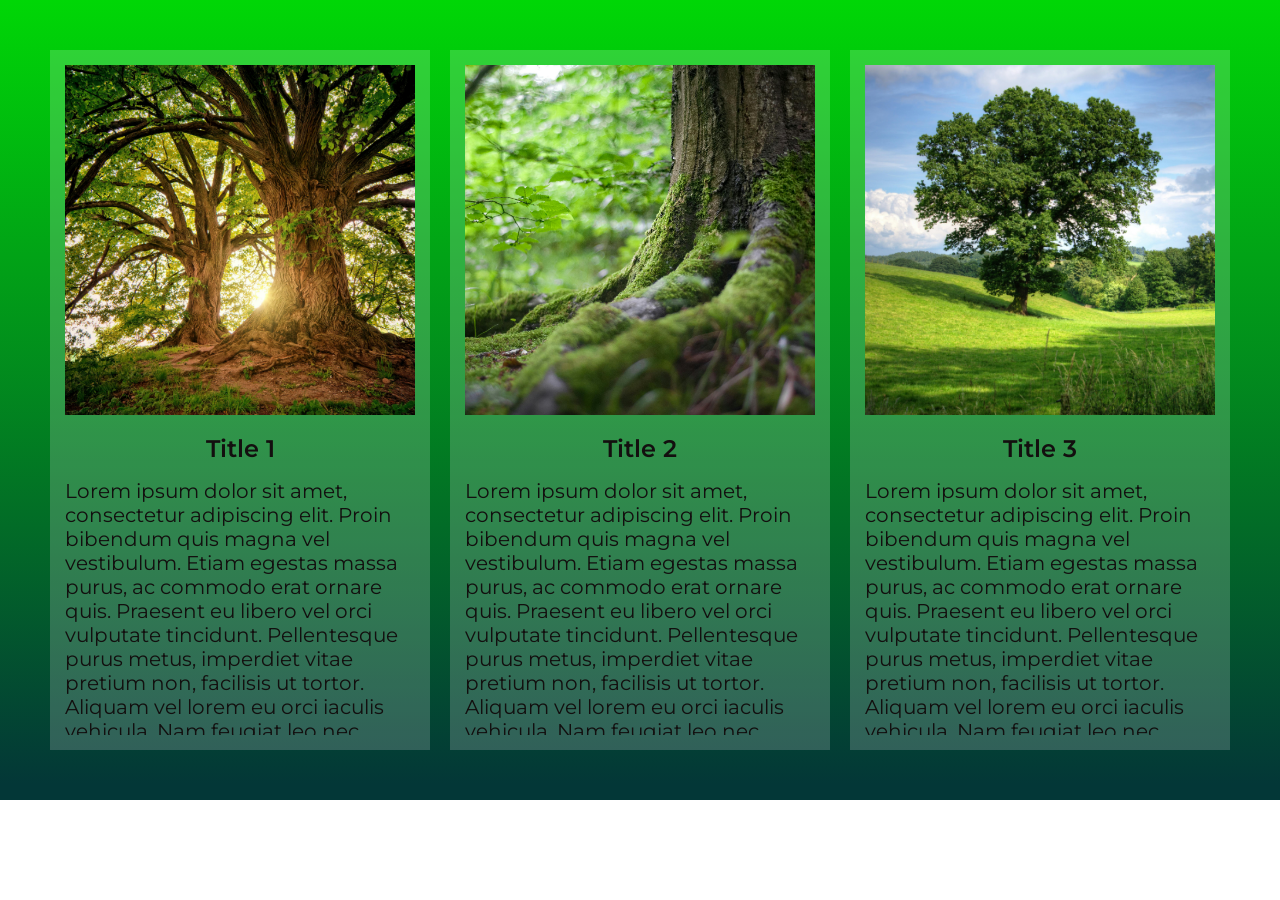
<file: 3D-Glassmorphism/index.html>
<!DOCTYPE html>
<html lang="en">
<head>
    <meta charset="UTF-8">
    <meta name="viewport" content="width=device-width, initial-scale=1.0">
    <link rel="stylesheet" href="css/style.css">
    <title>Document</title>
</head>
<body>
    <div class="wrapper">
        <div class="container">
            <div class="cards">
                <article class="card">
                    <img src="img/pexels-jplenio-1632790.jpg" alt="Image">
                    <div class="card__body">
                        <h2 class="card__title">Title 1</h2>
                        <div class="card__text">
                            <p>Lorem ipsum dolor sit amet, consectetur adipiscing elit. Proin bibendum quis magna vel vestibulum. Etiam egestas massa purus, ac commodo erat ornare quis. Praesent eu libero vel orci vulputate tincidunt. Pellentesque purus metus, imperdiet vitae pretium non, facilisis ut tortor. Aliquam vel lorem eu orci iaculis vehicula. Nam feugiat leo nec eleifend congue. Sed quis sem venenatis, accumsan dolor quis, tincidunt urna. Nulla commodo sem quis libero egestas, nec consequat sem tristique. Nunc malesuada arcu quam, в interdum turpis tincidunt vitae.</p>
                        </div>
                    </div>
                </article>
                <article class="card">
                    <img src="img/pexels-mali-142497.jpg" alt="Image">
                    <div class="card__body">
                        <h2 class="card__title">Title 2</h2>
                        <div class="card__text">
                            <p>Lorem ipsum dolor sit amet, consectetur adipiscing elit. Proin bibendum quis magna vel vestibulum. Etiam egestas massa purus, ac commodo erat ornare quis. Praesent eu libero vel orci vulputate tincidunt. Pellentesque purus metus, imperdiet vitae pretium non, facilisis ut tortor. Aliquam vel lorem eu orci iaculis vehicula. Nam feugiat leo nec eleifend congue. Sed quis sem venenatis, accumsan dolor quis, tincidunt urna.</p>
                        </div>
                    </div>
                </article>
                <article class="card" data-tilt data-tilt-perspective="1500">
                    <img src="img/pexels-pixabay-53435.jpg" alt="Image">
                    <div class="card__body">
                        <h2 class="card__title">Title 3</h2>
                        <div class="card__text">
                            <p>Lorem ipsum dolor sit amet, consectetur adipiscing elit. Proin bibendum quis magna vel vestibulum. Etiam egestas massa purus, ac commodo erat ornare quis. Praesent eu libero vel orci vulputate tincidunt. Pellentesque purus metus, imperdiet vitae pretium non, facilisis ut tortor. Aliquam vel lorem eu orci iaculis vehicula. Nam feugiat leo nec eleifend congue. Sed quis sem venenatis, accumsan dolor quis, tincidunt urna. Nulla commodo sem quis libero egestas, nec consequat sem tristique. Nunc malesuada arcu quam, в interdum turpis tincidunt vitae. Lorem ipsum dolor sit amet, consectetur adipiscing elit. Proin bibendum quis magna vel vestibulum. Etiam egestas massa purus, ac commodo erat ornare quis. Praesent eu libero vel orci vulputate tincidunt. Pellentesque purus metus, imperdiet vitae pretium non, facilisis ut tortor. Aliquam vel lorem eu orci iaculis vehicula. Nam feugiat leo nec eleifend congue. Sed quis sem venenatis, accumsan dolor quis, tincidunt urna. Nulla commodo sem quis libero egestas, nec consequat sem tristique. Nunc malesuada arcu quam, в interdum turpis tincidunt vitae.</p>
                        </div>
                    </div>
                </article>
            </div>
        </div>
    </div>
    <script type="text/javascript" src="js/vanilla-tilt.js"></script>
    <script type="text/javascript">
        VanillaTilt.init(document.querySelectorAll(".card"), {
            max: 15,
            speed: 600,
            perspective: 1800,
            glare: true,
            "max-glare": 1,
            reverse: true,
        });
    </script>
</body>
</html>
</file>
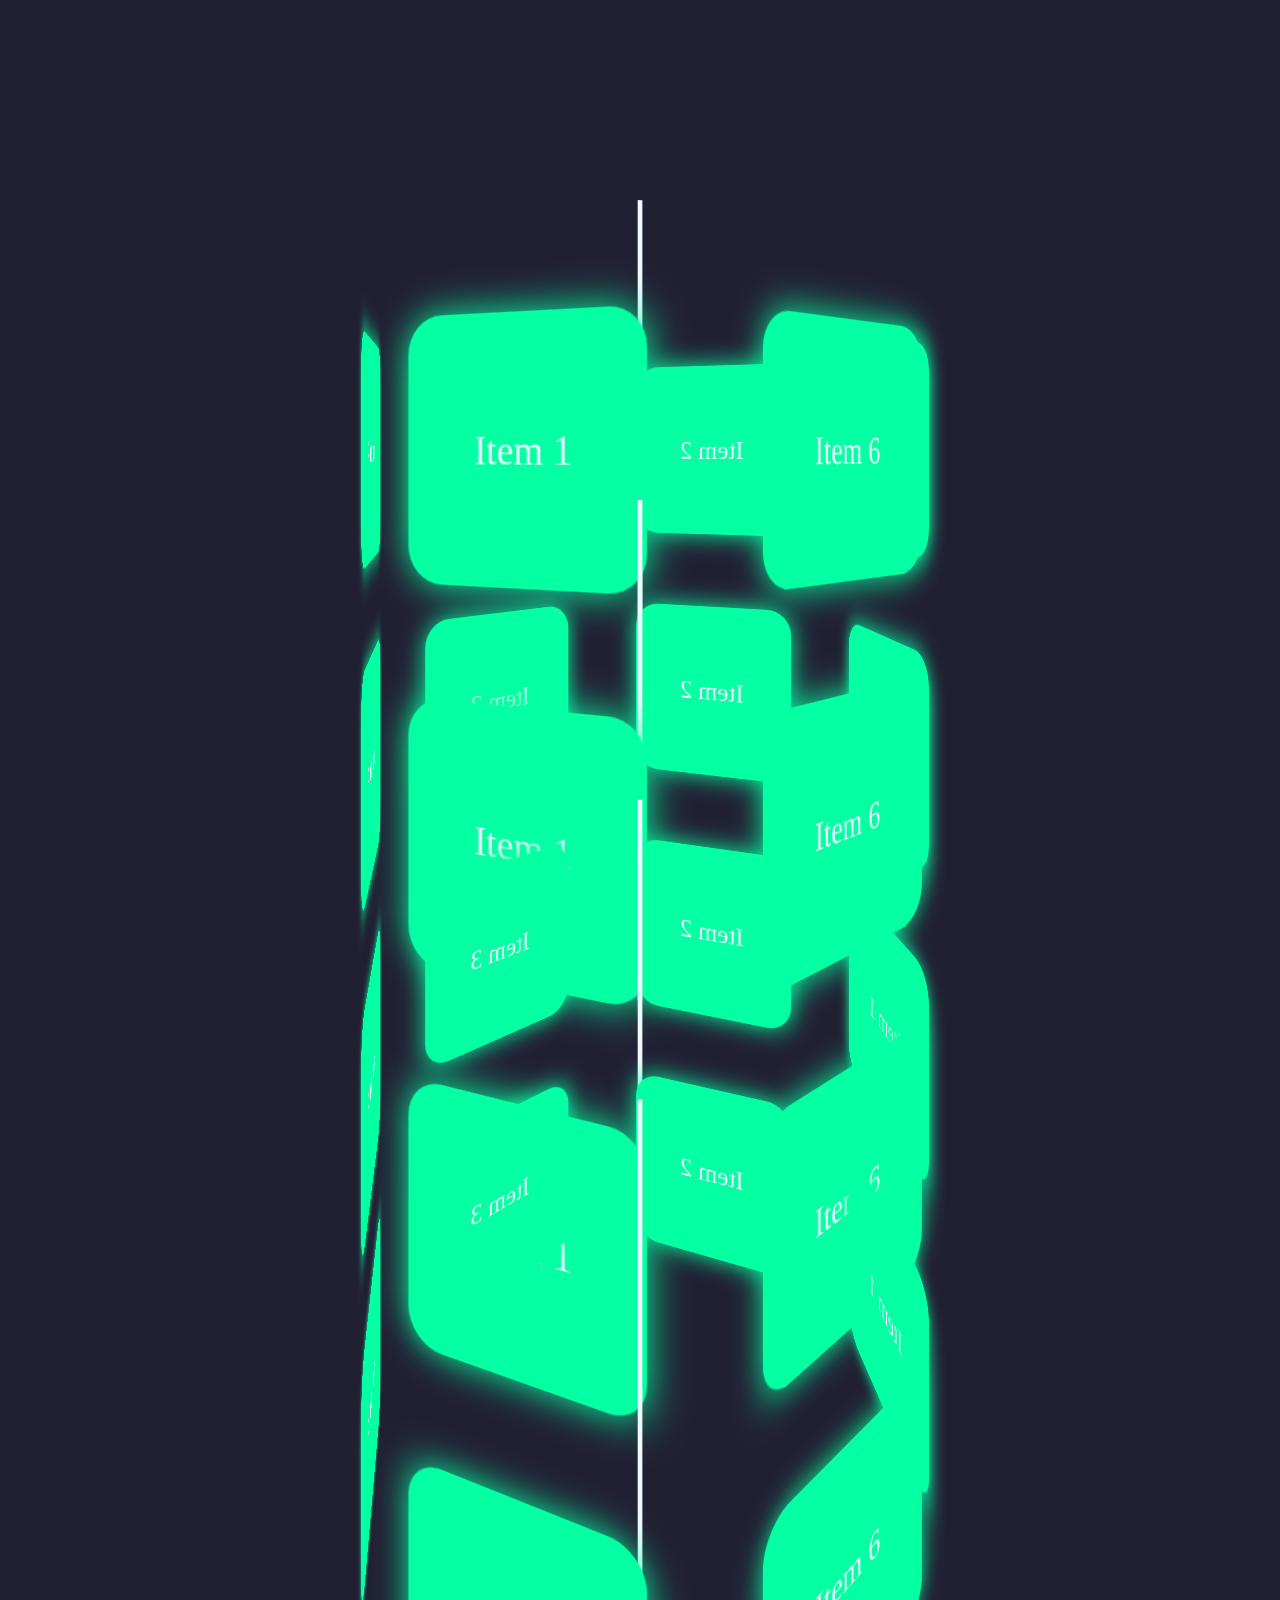
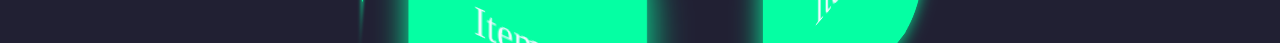
<file: 3D_rotating_carousel/index.html>
<!DOCTYPE html>
<html lang="en">
<head>
    <meta charset="UTF-8">
    <meta name="viewport" content="width=device-width, initial-scale=1.0">
    <link rel="stylesheet" href="css/style.css">
    <title>3D rotating carousel</title>
</head>
<body>
    <div class="container">
        <div class="carousel carousel_1">
            <div class="item item_1">Item 1</div>
            <div class="item item_2">Item 2</div>
            <div class="item item_3">Item 3</div>
            <div class="item item_4">Item 4</div>
            <div class="item item_5">Item 1</div>
            <div class="item item_6">Item 6</div>
        </div>
        <div class="carousel carousel_2">
            <div class="item item_1">Item 1</div>
            <div class="item item_2">Item 2</div>
            <div class="item item_3">Item 3</div>
            <div class="item item_4">Item 4</div>
            <div class="item item_5">Item 1</div>
            <div class="item item_6">Item 6</div>
        </div>
        <div class="carousel carousel_3">
            <div class="item item_1">Item 1</div>
            <div class="item item_2">Item 2</div>
            <div class="item item_3">Item 3</div>
            <div class="item item_4">Item 4</div>
            <div class="item item_5">Item 1</div>
            <div class="item item_6">Item 6</div>
        </div>
        <div class="carousel carousel_4">
            <div class="item item_1">Item 1</div>
            <div class="item item_2">Item 2</div>
            <div class="item item_3">Item 3</div>
            <div class="item item_4">Item 4</div>
            <div class="item item_5">Item 1</div>
            <div class="item item_6">Item 6</div>
        </div>
    </div>
</body>
</html>
</file>
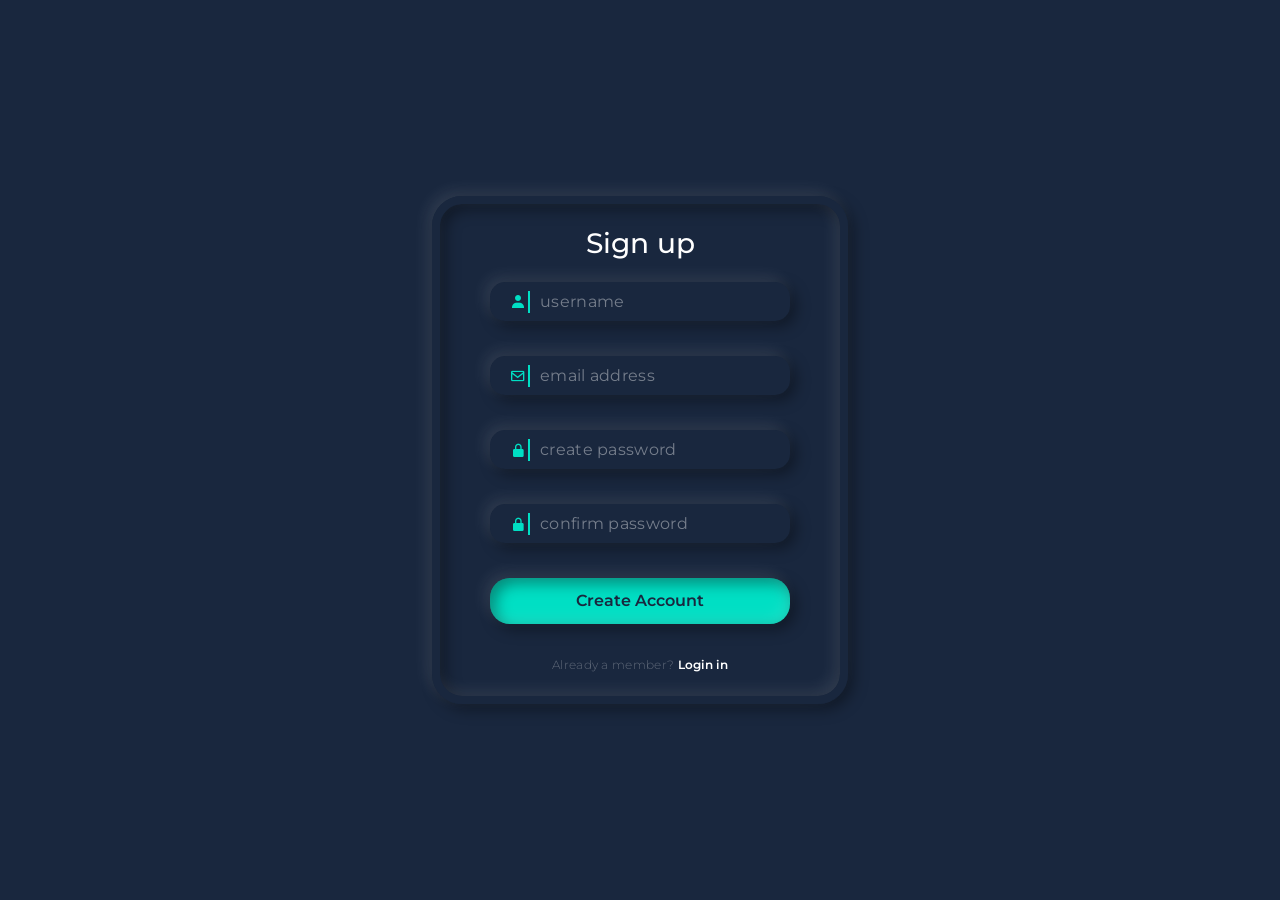
<file: Animated_login_and_registretion/index.html>
<!DOCTYPE html>
<html lang="en">
<head>
    <meta charset="UTF-8">
    <meta name="viewport" content="width=device-width, initial-scale=1.0">
    <link rel="stylesheet" href="css/style.css">
    <link href='https://unpkg.com/boxicons@2.1.4/css/boxicons.min.css' rel='stylesheet'>
    <title>Animated login and registration</title>
</head>
<body>
    <div class="container">
        <div class="container__form form signup">
            <h1 class="form__title">Sign up</h1>
            <div class="form__input-box input-box-form">
                <input type="text" required="required" name="#" id="username">
                <span>username</span>
                <i class='bx bxs-user'></i>
            </div>
            <div class="form__input-box input-box-form">
                <input type="text" required="required">
                <span>email address</span>
                <i class='bx bx-envelope' ></i>
            </div>
            <div class="form__input-box input-box-form">
                <input type="password" required="required">
                <span>create password</span>
                <i class='bx bxs-lock-alt' ></i>
            </div>
            <div class="form__input-box input-box-form">
                <input type="password" required="required">
                <span>confirm password</span>
                <i class='bx bxs-lock-alt' ></i>
            </div>
            <input type="submit" value="Create Account">
            <label>Already a member? <a class="login" href="#">Login in</a></label>
        </div>
        <div action="#" class="form signin">
            <h2 class="form__title">Sign in</h2>
            <div class="form__input-box input-box-form">
                <input type="text" required="required">
                <span>email address</span>
                <i class='bx bx-envelope' ></i>
            </div>
            <div class="form__input-box input-box-form">
                <input type="password" required="required">
                <span>password</span>
                <i class='bx bxs-lock-alt' ></i>
            </div>
            <input type="submit" value="Login">
            <label>Not registered? <a class="create" href="#">Create an account</a></label>
        </div>
    </div>
    <script src="js/script.js"></script>
</body>
</html>
</file>
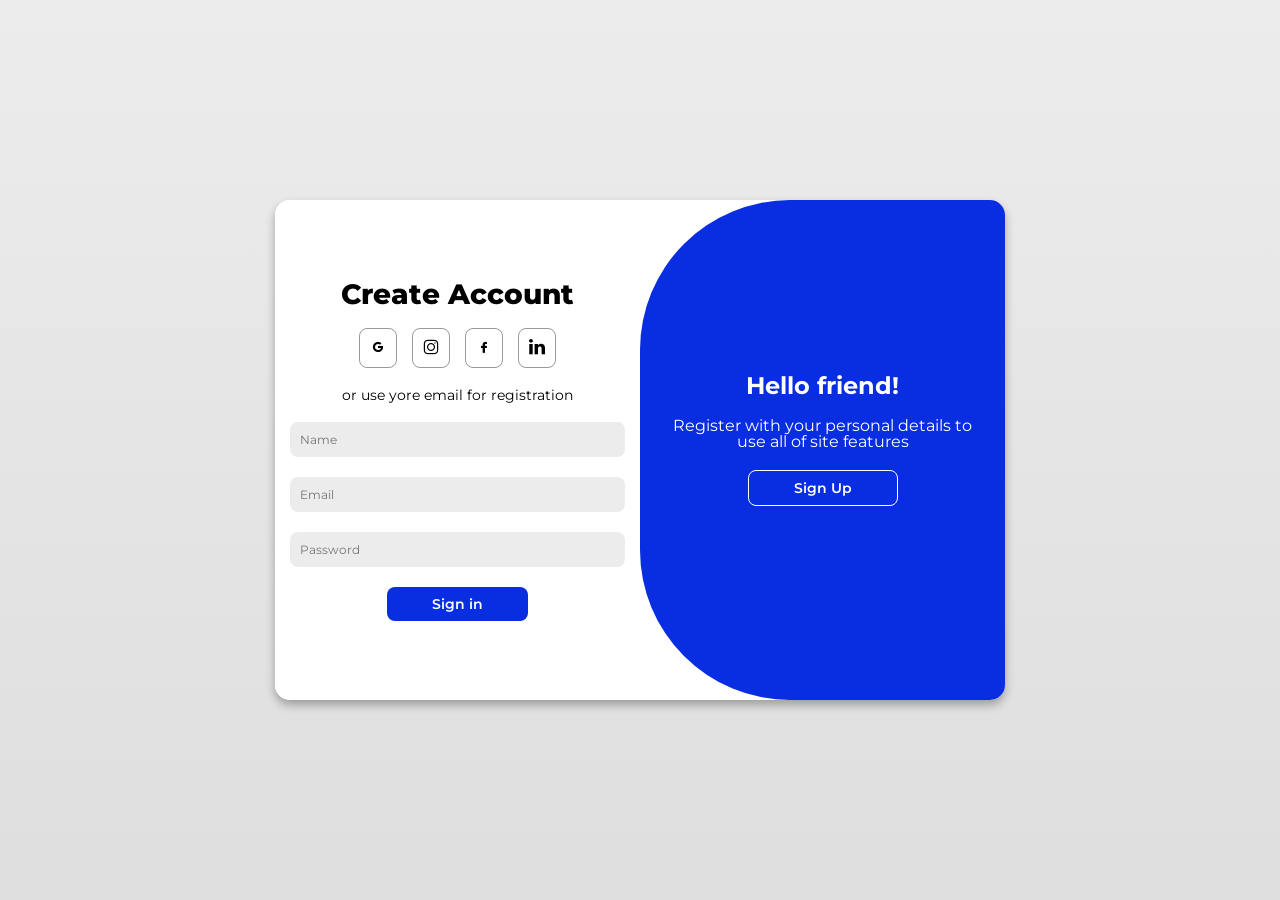
<file: Animated_login_page/index.html>
<!DOCTYPE html>
<html lang="en">
<head>
    <meta charset="UTF-8">
    <meta name="viewport" content="width=device-width, initial-scale=1.0">
    <link rel="stylesheet" href="css/style.css">
    <title>Animated login page</title>
</head>
<body>
    <div class="container">
        <div class="container_sign sign-up">
            <form action="#">
                <h1>Create Account</h1>
                <div class="social-icons">
                    <a href="#" class="icon _icon-google"></a>
                    <a href="#" class="icon _icon-instagram"></a>
                    <a href="#" class="icon _icon-facebook"></a>
                    <a href="#" class="icon _icon-linkedin"></a>
                </div>
                <h2>or use yore email for registration</h2>
                <input id="name" type="text" placeholder="Name">
                <input id="email" type="email" placeholder="Email">
                <input id="password" type="password" placeholder="Password">
                <button>Sign in</button>
            </form>
        </div>
        <div class="container_sign sign-in">
            <form action="#">
                <h1>Sign In</h1>
                <div class="social-icons">
                    <a href="#" class="icon _icon-google"></a>
                    <a href="#" class="icon _icon-instagram"></a>
                    <a href="#" class="icon _icon-facebook"></a>
                    <a href="#" class="icon _icon-linkedin"></a>
                </div>
                <h2>or use yore email passwords?</h2>
                <input type="email" placeholder="Email">
                <input type="password" placeholder="Password">
                <a class="foget-password" href="#">Forget your password?</a>
                <button>Sign Up</button>
            </form>
        </div>
        <div class="toggle-container">
            <div class="toggle">
                <div class="toggle-panel toggle-lef">
                    <h2>Welcome back!</h2>
                    <p>Enter your personal details to use all of site features</p>
                    <button class="hiden" id="login">Sign In</button>
                </div>
                <div class="toggle-panel toggle-right">
                    <h2>Hello friend!</h2>
                    <p>Register with your personal details to use all of site features</p>
                    <button class="hiden" id="regist">Sign Up</button>
                </div>
            </div>
        </div>
    </div>
    <script src="js/script.js"></script>
</body>
</html>
</file>
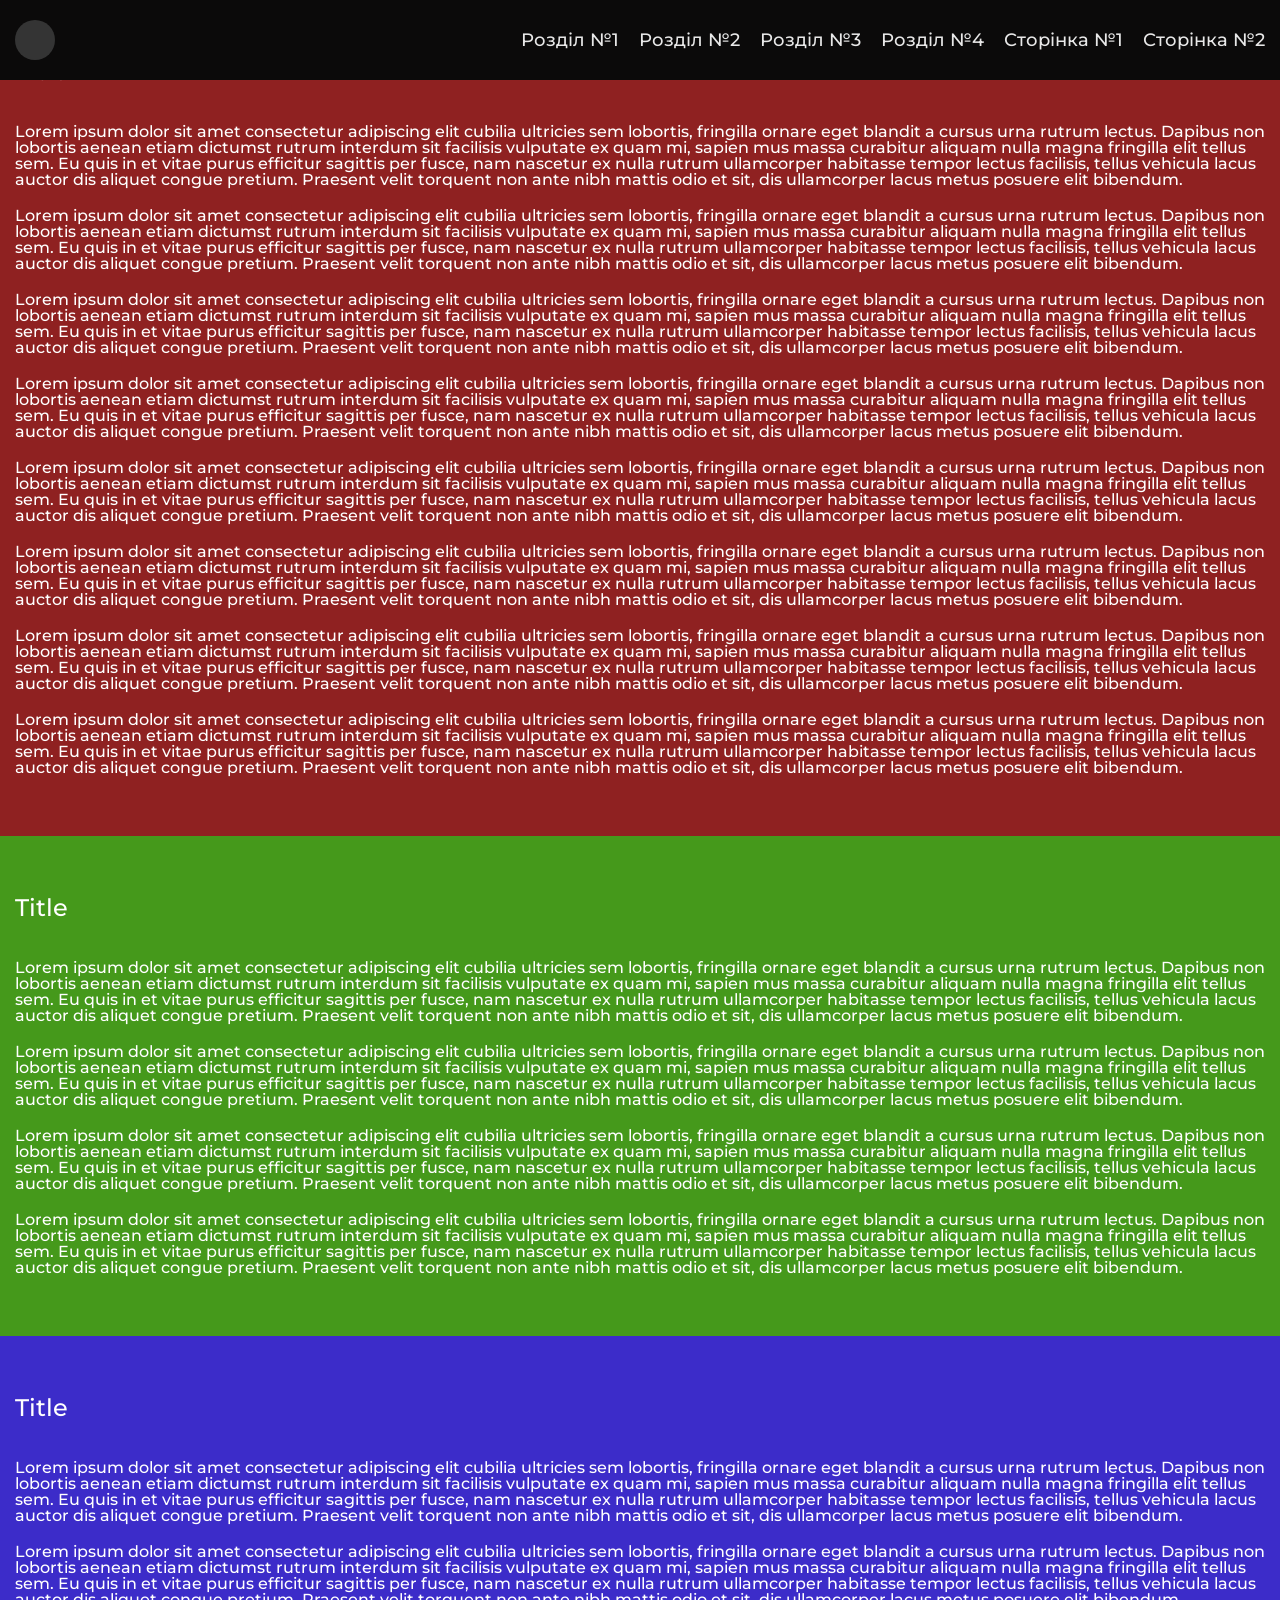
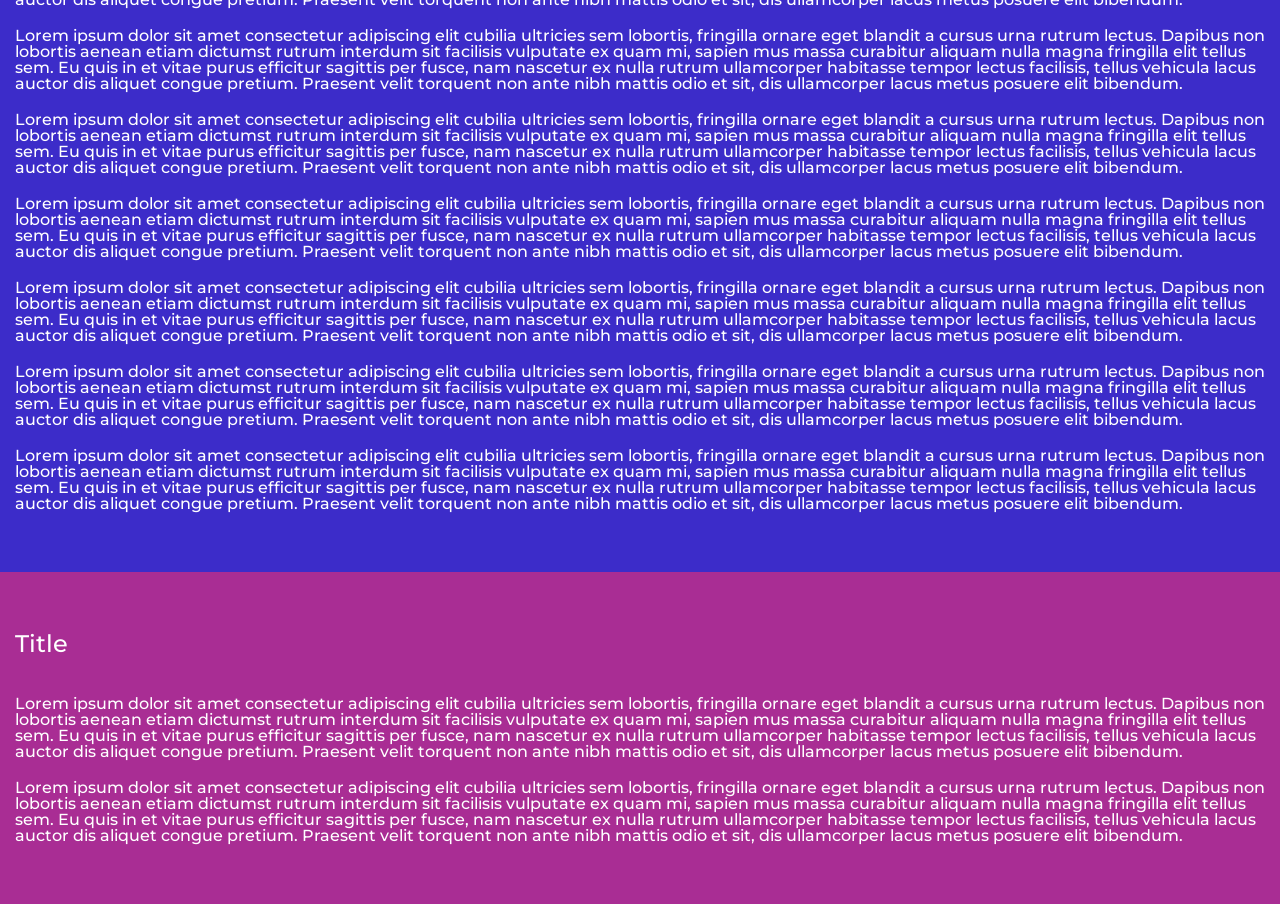
<file: Burger-menu/index.html>
<!DOCTYPE html>
<html lang="en">
<head>
    <meta charset="UTF-8">
    <meta name="viewport" content="width=device-width, initial-scale=1.0">
    <link rel="stylesheet" href="css/style.css">
    <title>Menu Burger</title>
</head>
<body>
    <div class="wrapper">
        <header class="header">
            <div class="header__container">
                <a href="" class="header__logo"></a>
                <div class="header__menu menu">
                    <div class="menu__burger">
                        <span></span>
                    </div>
                    <nav class="menu__body">
                        <ul class="menu__list">
                            <li class="menu__item">
                                <a data-goto=".section-1" href="#" class="menu__link">Розділ №1</a>
                            </li>
                            <li class="menu__item">
                                <a data-goto=".section-2" href="#" class="menu__link">Розділ №2</a>
                            </li>
                            <li class="menu__item">
                                <a data-goto=".section-3" href="#" class="menu__link">Розділ №3</a>
                            </li>
                            <li class="menu__item">
                                <a data-goto=".section-4" href="#" class="menu__link">Розділ №4</a>
                            </li>
                            <li class="menu__item">
                                <a href="#" class="menu__link">Сторінка №1</a>
                                <span class="menu__arrow"></span>
                                <ul class="menu__sub-list">
                                    <li class="menu__sub-item">
                                        <a href="" class="menu__sub-link">Розділ сторінки №1</a>
                                    </li>
                                    <li class="menu__sub-item">
                                        <a href="" class="menu__sub-link">Розділ сторінки №2</a>
                                    </li>
                                    <li class="menu__sub-item">
                                        <a href="" class="menu__sub-link">Розділ сторінки №3</a>
                                    </li>
                                </ul>
                            </li>
                            <li class="menu__item">
                                <a href="#" class="menu__link">Сторінка №2</a>
                            </li>
                        </ul>
                    </nav>
                </div>
            </div>
        </header>
        <main class="page"> 
            <section class="page__section section section-1">
                <div class="section__container">
                    <h1 class="section__title">Title</h1>
                    <div class="section__text">
                        <p>
                            Lorem ipsum dolor sit amet consectetur adipiscing elit cubilia ultricies sem lobortis, fringilla ornare eget blandit a cursus urna rutrum lectus. Dapibus non lobortis aenean etiam dictumst rutrum interdum sit facilisis vulputate ex quam mi, sapien mus massa curabitur aliquam nulla magna fringilla elit tellus sem. Eu quis in et vitae purus efficitur sagittis per fusce, nam nascetur ex nulla rutrum ullamcorper habitasse tempor lectus facilisis, tellus vehicula lacus auctor dis aliquet congue pretium. Praesent velit torquent non ante nibh mattis odio et sit, dis ullamcorper lacus metus posuere elit bibendum.
                        </p>
                        <p>
                            Lorem ipsum dolor sit amet consectetur adipiscing elit cubilia ultricies sem lobortis, fringilla ornare eget blandit a cursus urna rutrum lectus. Dapibus non lobortis aenean etiam dictumst rutrum interdum sit facilisis vulputate ex quam mi, sapien mus massa curabitur aliquam nulla magna fringilla elit tellus sem. Eu quis in et vitae purus efficitur sagittis per fusce, nam nascetur ex nulla rutrum ullamcorper habitasse tempor lectus facilisis, tellus vehicula lacus auctor dis aliquet congue pretium. Praesent velit torquent non ante nibh mattis odio et sit, dis ullamcorper lacus metus posuere elit bibendum.
                        </p>
                        <p>
                            Lorem ipsum dolor sit amet consectetur adipiscing elit cubilia ultricies sem lobortis, fringilla ornare eget blandit a cursus urna rutrum lectus. Dapibus non lobortis aenean etiam dictumst rutrum interdum sit facilisis vulputate ex quam mi, sapien mus massa curabitur aliquam nulla magna fringilla elit tellus sem. Eu quis in et vitae purus efficitur sagittis per fusce, nam nascetur ex nulla rutrum ullamcorper habitasse tempor lectus facilisis, tellus vehicula lacus auctor dis aliquet congue pretium. Praesent velit torquent non ante nibh mattis odio et sit, dis ullamcorper lacus metus posuere elit bibendum.
                        </p>
                        <p>
                            Lorem ipsum dolor sit amet consectetur adipiscing elit cubilia ultricies sem lobortis, fringilla ornare eget blandit a cursus urna rutrum lectus. Dapibus non lobortis aenean etiam dictumst rutrum interdum sit facilisis vulputate ex quam mi, sapien mus massa curabitur aliquam nulla magna fringilla elit tellus sem. Eu quis in et vitae purus efficitur sagittis per fusce, nam nascetur ex nulla rutrum ullamcorper habitasse tempor lectus facilisis, tellus vehicula lacus auctor dis aliquet congue pretium. Praesent velit torquent non ante nibh mattis odio et sit, dis ullamcorper lacus metus posuere elit bibendum.
                        </p>
                        <p>
                            Lorem ipsum dolor sit amet consectetur adipiscing elit cubilia ultricies sem lobortis, fringilla ornare eget blandit a cursus urna rutrum lectus. Dapibus non lobortis aenean etiam dictumst rutrum interdum sit facilisis vulputate ex quam mi, sapien mus massa curabitur aliquam nulla magna fringilla elit tellus sem. Eu quis in et vitae purus efficitur sagittis per fusce, nam nascetur ex nulla rutrum ullamcorper habitasse tempor lectus facilisis, tellus vehicula lacus auctor dis aliquet congue pretium. Praesent velit torquent non ante nibh mattis odio et sit, dis ullamcorper lacus metus posuere elit bibendum.
                        </p>
                        <p>
                            Lorem ipsum dolor sit amet consectetur adipiscing elit cubilia ultricies sem lobortis, fringilla ornare eget blandit a cursus urna rutrum lectus. Dapibus non lobortis aenean etiam dictumst rutrum interdum sit facilisis vulputate ex quam mi, sapien mus massa curabitur aliquam nulla magna fringilla elit tellus sem. Eu quis in et vitae purus efficitur sagittis per fusce, nam nascetur ex nulla rutrum ullamcorper habitasse tempor lectus facilisis, tellus vehicula lacus auctor dis aliquet congue pretium. Praesent velit torquent non ante nibh mattis odio et sit, dis ullamcorper lacus metus posuere elit bibendum.
                        </p>
                        <p>
                            Lorem ipsum dolor sit amet consectetur adipiscing elit cubilia ultricies sem lobortis, fringilla ornare eget blandit a cursus urna rutrum lectus. Dapibus non lobortis aenean etiam dictumst rutrum interdum sit facilisis vulputate ex quam mi, sapien mus massa curabitur aliquam nulla magna fringilla elit tellus sem. Eu quis in et vitae purus efficitur sagittis per fusce, nam nascetur ex nulla rutrum ullamcorper habitasse tempor lectus facilisis, tellus vehicula lacus auctor dis aliquet congue pretium. Praesent velit torquent non ante nibh mattis odio et sit, dis ullamcorper lacus metus posuere elit bibendum.
                        </p>
                        <p>
                            Lorem ipsum dolor sit amet consectetur adipiscing elit cubilia ultricies sem lobortis, fringilla ornare eget blandit a cursus urna rutrum lectus. Dapibus non lobortis aenean etiam dictumst rutrum interdum sit facilisis vulputate ex quam mi, sapien mus massa curabitur aliquam nulla magna fringilla elit tellus sem. Eu quis in et vitae purus efficitur sagittis per fusce, nam nascetur ex nulla rutrum ullamcorper habitasse tempor lectus facilisis, tellus vehicula lacus auctor dis aliquet congue pretium. Praesent velit torquent non ante nibh mattis odio et sit, dis ullamcorper lacus metus posuere elit bibendum.
                        </p>
                    </div>
                </div>
            </section>
            <section class="page__section section section-2">
                <div class="section__container">
                    <h2 class="section__title">Title</h2>
                    <div class="section__text">
                        <p>
                            Lorem ipsum dolor sit amet consectetur adipiscing elit cubilia ultricies sem lobortis, fringilla ornare eget blandit a cursus urna rutrum lectus. Dapibus non lobortis aenean etiam dictumst rutrum interdum sit facilisis vulputate ex quam mi, sapien mus massa curabitur aliquam nulla magna fringilla elit tellus sem. Eu quis in et vitae purus efficitur sagittis per fusce, nam nascetur ex nulla rutrum ullamcorper habitasse tempor lectus facilisis, tellus vehicula lacus auctor dis aliquet congue pretium. Praesent velit torquent non ante nibh mattis odio et sit, dis ullamcorper lacus metus posuere elit bibendum.
                        </p>
                        <p>
                            Lorem ipsum dolor sit amet consectetur adipiscing elit cubilia ultricies sem lobortis, fringilla ornare eget blandit a cursus urna rutrum lectus. Dapibus non lobortis aenean etiam dictumst rutrum interdum sit facilisis vulputate ex quam mi, sapien mus massa curabitur aliquam nulla magna fringilla elit tellus sem. Eu quis in et vitae purus efficitur sagittis per fusce, nam nascetur ex nulla rutrum ullamcorper habitasse tempor lectus facilisis, tellus vehicula lacus auctor dis aliquet congue pretium. Praesent velit torquent non ante nibh mattis odio et sit, dis ullamcorper lacus metus posuere elit bibendum.
                        </p>
                        <p>
                            Lorem ipsum dolor sit amet consectetur adipiscing elit cubilia ultricies sem lobortis, fringilla ornare eget blandit a cursus urna rutrum lectus. Dapibus non lobortis aenean etiam dictumst rutrum interdum sit facilisis vulputate ex quam mi, sapien mus massa curabitur aliquam nulla magna fringilla elit tellus sem. Eu quis in et vitae purus efficitur sagittis per fusce, nam nascetur ex nulla rutrum ullamcorper habitasse tempor lectus facilisis, tellus vehicula lacus auctor dis aliquet congue pretium. Praesent velit torquent non ante nibh mattis odio et sit, dis ullamcorper lacus metus posuere elit bibendum.
                        </p>
                        <p>
                            Lorem ipsum dolor sit amet consectetur adipiscing elit cubilia ultricies sem lobortis, fringilla ornare eget blandit a cursus urna rutrum lectus. Dapibus non lobortis aenean etiam dictumst rutrum interdum sit facilisis vulputate ex quam mi, sapien mus massa curabitur aliquam nulla magna fringilla elit tellus sem. Eu quis in et vitae purus efficitur sagittis per fusce, nam nascetur ex nulla rutrum ullamcorper habitasse tempor lectus facilisis, tellus vehicula lacus auctor dis aliquet congue pretium. Praesent velit torquent non ante nibh mattis odio et sit, dis ullamcorper lacus metus posuere elit bibendum.
                        </p>
                    </div>
                </div>
            </section>
            <section class="page__section section section-3">
                <div class="section__container">
                    <h2 class="section__title">Title</h2>
                    <div class="section__text">
                        <p>
                            Lorem ipsum dolor sit amet consectetur adipiscing elit cubilia ultricies sem lobortis, fringilla ornare eget blandit a cursus urna rutrum lectus. Dapibus non lobortis aenean etiam dictumst rutrum interdum sit facilisis vulputate ex quam mi, sapien mus massa curabitur aliquam nulla magna fringilla elit tellus sem. Eu quis in et vitae purus efficitur sagittis per fusce, nam nascetur ex nulla rutrum ullamcorper habitasse tempor lectus facilisis, tellus vehicula lacus auctor dis aliquet congue pretium. Praesent velit torquent non ante nibh mattis odio et sit, dis ullamcorper lacus metus posuere elit bibendum.
                        </p>
                        <p>
                            Lorem ipsum dolor sit amet consectetur adipiscing elit cubilia ultricies sem lobortis, fringilla ornare eget blandit a cursus urna rutrum lectus. Dapibus non lobortis aenean etiam dictumst rutrum interdum sit facilisis vulputate ex quam mi, sapien mus massa curabitur aliquam nulla magna fringilla elit tellus sem. Eu quis in et vitae purus efficitur sagittis per fusce, nam nascetur ex nulla rutrum ullamcorper habitasse tempor lectus facilisis, tellus vehicula lacus auctor dis aliquet congue pretium. Praesent velit torquent non ante nibh mattis odio et sit, dis ullamcorper lacus metus posuere elit bibendum.
                        </p>
                        <p>
                            Lorem ipsum dolor sit amet consectetur adipiscing elit cubilia ultricies sem lobortis, fringilla ornare eget blandit a cursus urna rutrum lectus. Dapibus non lobortis aenean etiam dictumst rutrum interdum sit facilisis vulputate ex quam mi, sapien mus massa curabitur aliquam nulla magna fringilla elit tellus sem. Eu quis in et vitae purus efficitur sagittis per fusce, nam nascetur ex nulla rutrum ullamcorper habitasse tempor lectus facilisis, tellus vehicula lacus auctor dis aliquet congue pretium. Praesent velit torquent non ante nibh mattis odio et sit, dis ullamcorper lacus metus posuere elit bibendum.
                        </p>
                        <p>
                            Lorem ipsum dolor sit amet consectetur adipiscing elit cubilia ultricies sem lobortis, fringilla ornare eget blandit a cursus urna rutrum lectus. Dapibus non lobortis aenean etiam dictumst rutrum interdum sit facilisis vulputate ex quam mi, sapien mus massa curabitur aliquam nulla magna fringilla elit tellus sem. Eu quis in et vitae purus efficitur sagittis per fusce, nam nascetur ex nulla rutrum ullamcorper habitasse tempor lectus facilisis, tellus vehicula lacus auctor dis aliquet congue pretium. Praesent velit torquent non ante nibh mattis odio et sit, dis ullamcorper lacus metus posuere elit bibendum.
                        </p>
                        <p>
                            Lorem ipsum dolor sit amet consectetur adipiscing elit cubilia ultricies sem lobortis, fringilla ornare eget blandit a cursus urna rutrum lectus. Dapibus non lobortis aenean etiam dictumst rutrum interdum sit facilisis vulputate ex quam mi, sapien mus massa curabitur aliquam nulla magna fringilla elit tellus sem. Eu quis in et vitae purus efficitur sagittis per fusce, nam nascetur ex nulla rutrum ullamcorper habitasse tempor lectus facilisis, tellus vehicula lacus auctor dis aliquet congue pretium. Praesent velit torquent non ante nibh mattis odio et sit, dis ullamcorper lacus metus posuere elit bibendum.
                        </p>
                        <p>
                            Lorem ipsum dolor sit amet consectetur adipiscing elit cubilia ultricies sem lobortis, fringilla ornare eget blandit a cursus urna rutrum lectus. Dapibus non lobortis aenean etiam dictumst rutrum interdum sit facilisis vulputate ex quam mi, sapien mus massa curabitur aliquam nulla magna fringilla elit tellus sem. Eu quis in et vitae purus efficitur sagittis per fusce, nam nascetur ex nulla rutrum ullamcorper habitasse tempor lectus facilisis, tellus vehicula lacus auctor dis aliquet congue pretium. Praesent velit torquent non ante nibh mattis odio et sit, dis ullamcorper lacus metus posuere elit bibendum.
                        </p>
                        <p>
                            Lorem ipsum dolor sit amet consectetur adipiscing elit cubilia ultricies sem lobortis, fringilla ornare eget blandit a cursus urna rutrum lectus. Dapibus non lobortis aenean etiam dictumst rutrum interdum sit facilisis vulputate ex quam mi, sapien mus massa curabitur aliquam nulla magna fringilla elit tellus sem. Eu quis in et vitae purus efficitur sagittis per fusce, nam nascetur ex nulla rutrum ullamcorper habitasse tempor lectus facilisis, tellus vehicula lacus auctor dis aliquet congue pretium. Praesent velit torquent non ante nibh mattis odio et sit, dis ullamcorper lacus metus posuere elit bibendum.
                        </p>
                        <p>
                            Lorem ipsum dolor sit amet consectetur adipiscing elit cubilia ultricies sem lobortis, fringilla ornare eget blandit a cursus urna rutrum lectus. Dapibus non lobortis aenean etiam dictumst rutrum interdum sit facilisis vulputate ex quam mi, sapien mus massa curabitur aliquam nulla magna fringilla elit tellus sem. Eu quis in et vitae purus efficitur sagittis per fusce, nam nascetur ex nulla rutrum ullamcorper habitasse tempor lectus facilisis, tellus vehicula lacus auctor dis aliquet congue pretium. Praesent velit torquent non ante nibh mattis odio et sit, dis ullamcorper lacus metus posuere elit bibendum.
                        </p>
                    </div>
                </div>
            </section>
            <section class="page__section section section-4">
                <div class="section__container">
                    <h2 class="section__title">Title</h2>
                    <div class="section__text">
                        <p>
                            Lorem ipsum dolor sit amet consectetur adipiscing elit cubilia ultricies sem lobortis, fringilla ornare eget blandit a cursus urna rutrum lectus. Dapibus non lobortis aenean etiam dictumst rutrum interdum sit facilisis vulputate ex quam mi, sapien mus massa curabitur aliquam nulla magna fringilla elit tellus sem. Eu quis in et vitae purus efficitur sagittis per fusce, nam nascetur ex nulla rutrum ullamcorper habitasse tempor lectus facilisis, tellus vehicula lacus auctor dis aliquet congue pretium. Praesent velit torquent non ante nibh mattis odio et sit, dis ullamcorper lacus metus posuere elit bibendum.
                        </p>
                        <p>
                            Lorem ipsum dolor sit amet consectetur adipiscing elit cubilia ultricies sem lobortis, fringilla ornare eget blandit a cursus urna rutrum lectus. Dapibus non lobortis aenean etiam dictumst rutrum interdum sit facilisis vulputate ex quam mi, sapien mus massa curabitur aliquam nulla magna fringilla elit tellus sem. Eu quis in et vitae purus efficitur sagittis per fusce, nam nascetur ex nulla rutrum ullamcorper habitasse tempor lectus facilisis, tellus vehicula lacus auctor dis aliquet congue pretium. Praesent velit torquent non ante nibh mattis odio et sit, dis ullamcorper lacus metus posuere elit bibendum.
                        </p>
                    </div>
                </div>
            </section>
        </main>
        <footer class="footer"></footer>
    </div>
    <script src="js/script.js"></script>
</body>
</html>
</file>
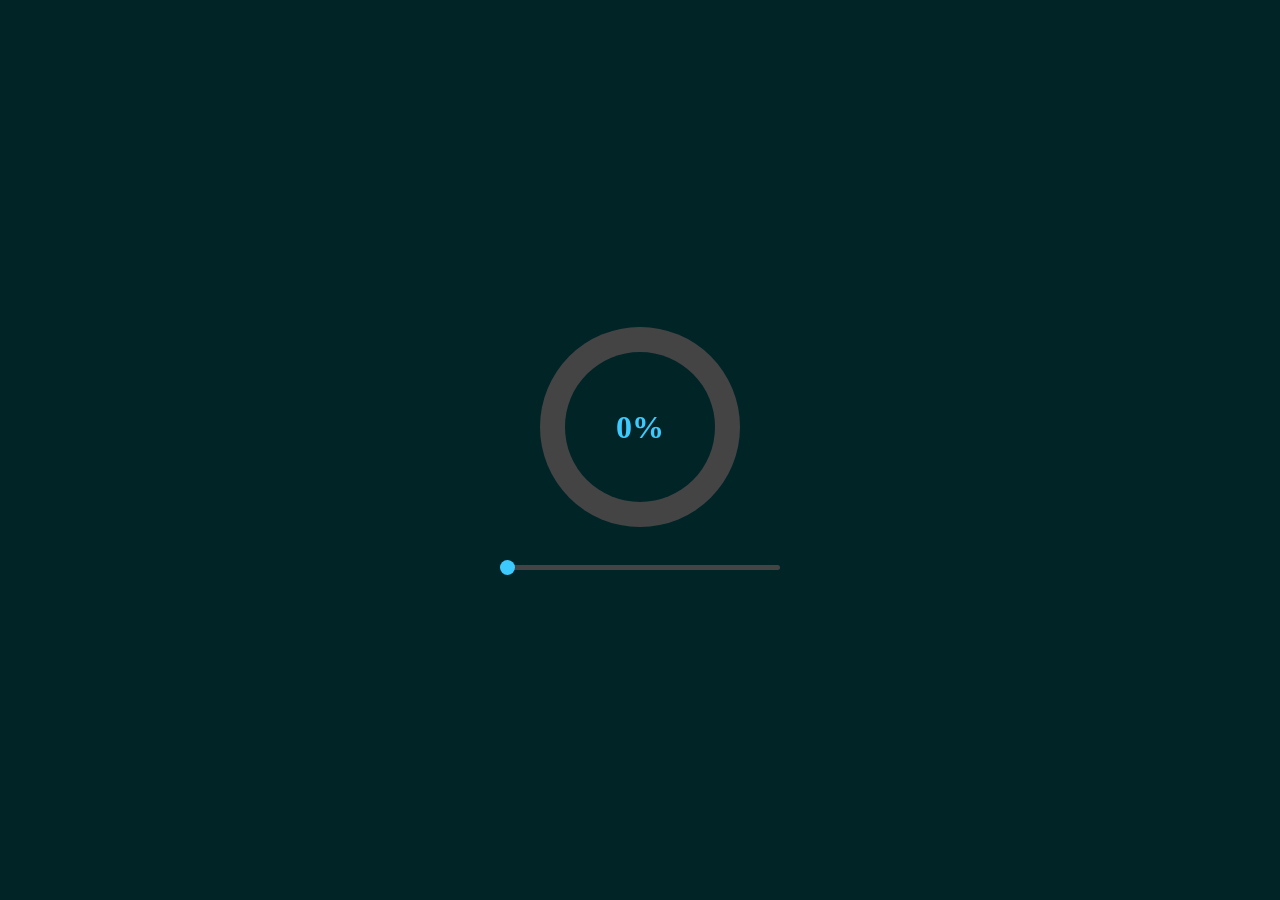
<file: Circular_progres_bar/index.html>
<!DOCTYPE html>
<html lang="en">
<head>
    <meta charset="UTF-8">
    <meta name="viewport" content="width=device-width, initial-scale=1.0">
    <link rel="stylesheet" href="css/style.css">
    <title>Circular progress bar</title>
</head>
<body>
    
    <div class="progress-container" id="progress">
        <div class="progress-inner" id="progressText">0%</div>
    </div>
    <div class="input-container" id="input">
        <input type="range" id="progress-range" min="0" max="100" value="0">
    </div>
    <script src="js/script.js"></script>
</body>
</html>
</file>
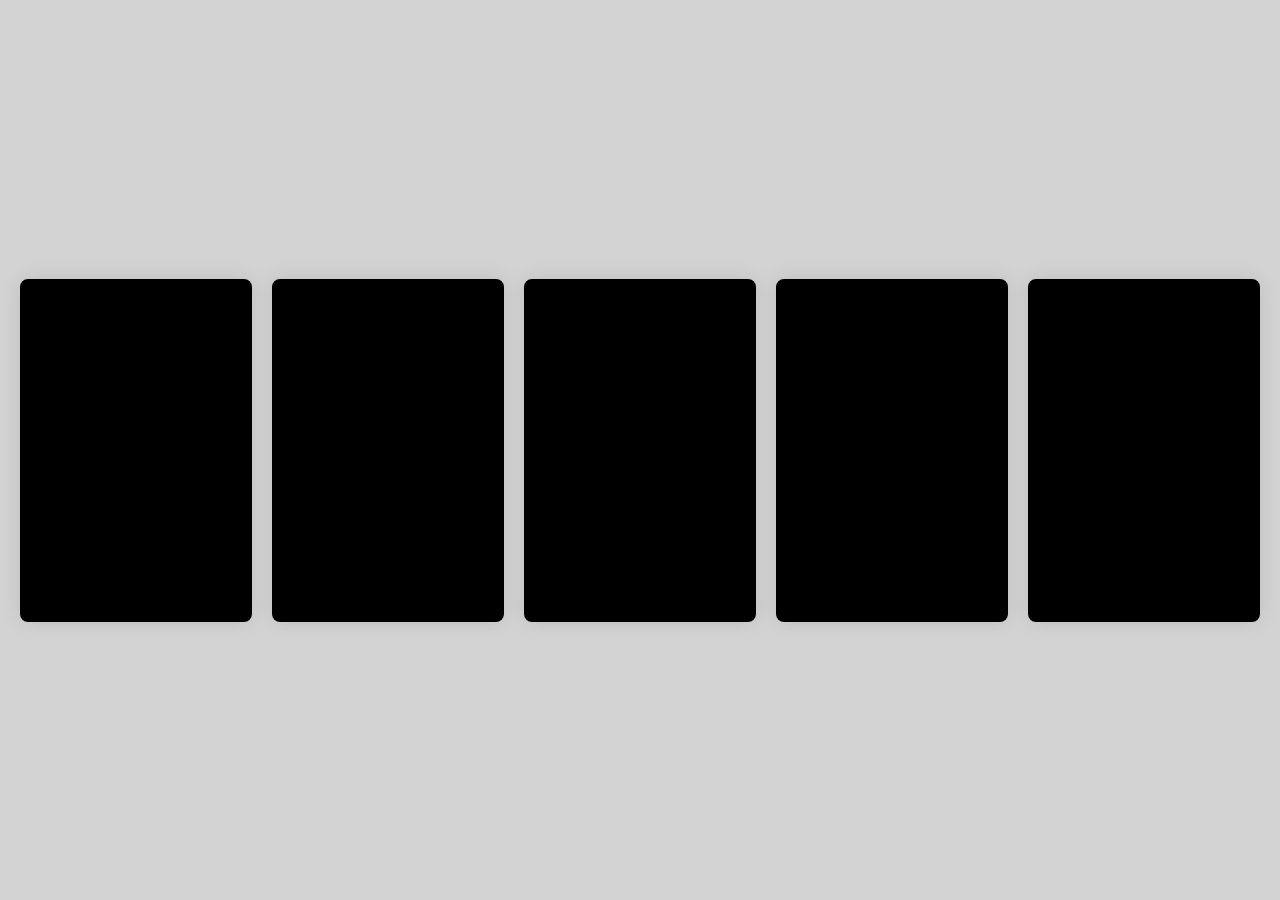
<file: hover-items-and-lightDark/index.html>
<!DOCTYPE html>
<html lang="en">
<head>
    <meta charset="UTF-8">
    <meta name="viewport" content="width=device-width, initial-scale=1.0">
    <link rel="stylesheet" href="style.css">
    <title>Document</title>
</head>
<body>
    <div class="wrapper">
        <main class="page">
            <section class="page__items items">
                <article class="items__item">
                    <img src="img/photo_1.jpg" alt="Image">
                </article>
                <article class="items__item">
                    <img src="img/photo_2.jpg" alt="Image">
                </article>
                <article class="items__item">
                    <img src="img/photo_3.jpg" alt="Image">
                </article>
                <article class="items__item">
                    <img src="img/photo_4.jpg" alt="Image">
                </article>
                <article class="items__item">
                    <img src="img/photo_5.jpg" alt="Image">
                </article>
            </section>
        </main>
    </div>
</body>
</html>
</file>
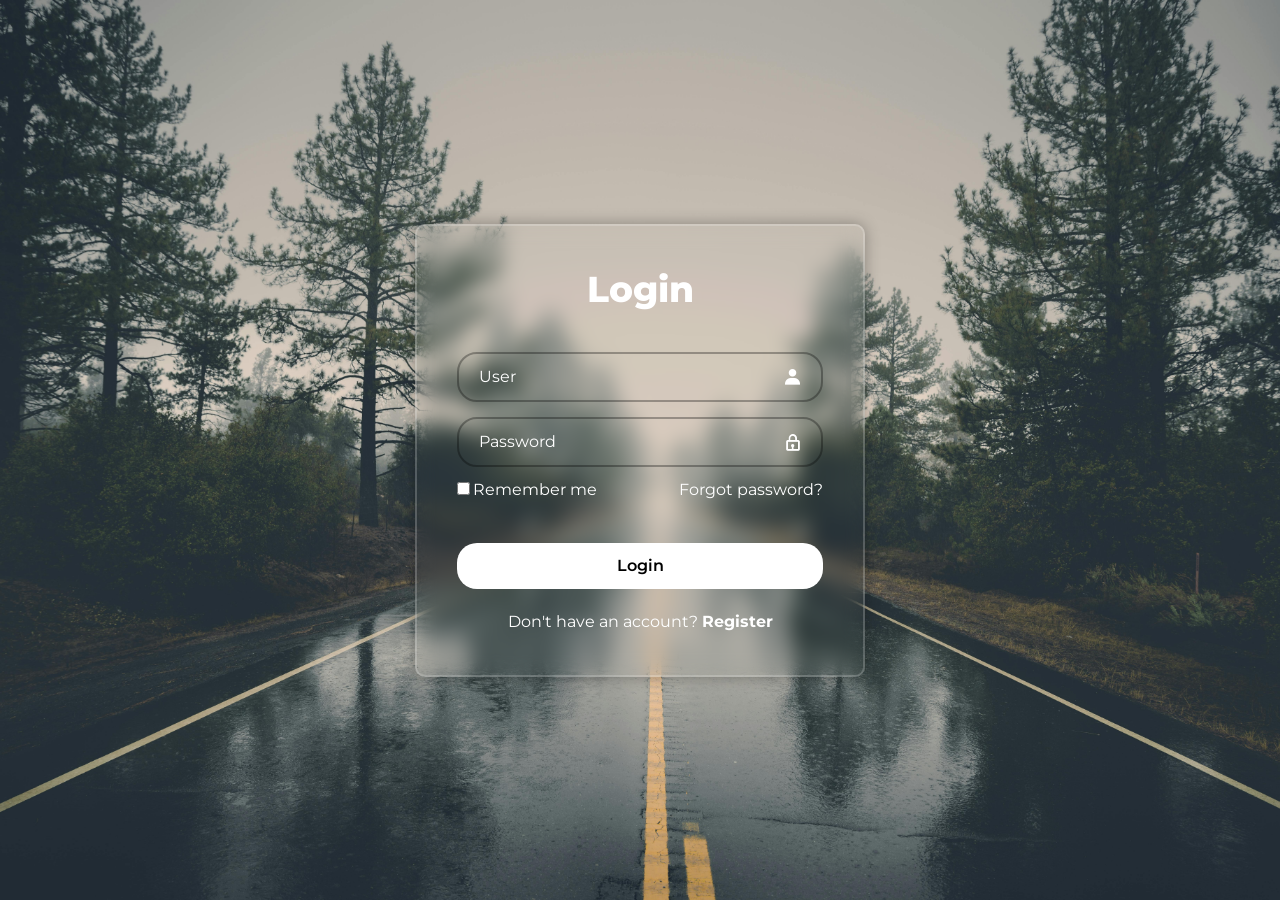
<file: Login_Form/index.html>
<!DOCTYPE html>
<html lang="en">
<head>
    <meta charset="UTF-8">
    <meta name="viewport" content="width=device-width, initial-scale=1.0">
    <link rel="stylesheet" href="css/style.css">
    <link href='https://unpkg.com/boxicons@2.1.4/css/boxicons.min.css' rel='stylesheet'>
    <title>login Form</title>
</head>
<body>
    <div class="wrapper">
        <form action="">
            <h1 class="title">Login</h1>
            <div class="input-box">
                <input type="text" placeholder="User" required>
                <i class='bx bxs-user'></i>
            </div>
            <div class="input-box">
                <input type="password" placeholder="Password" required>
                <i class='bx bx-lock'></i>
            </div>
            <div class="remember-forget">
                <label><input type="checkbox">Remember me</label>
                <a href="#">Forgot password?</a>
            </div>
            <button type="submit" class="Btn">Login</button>
            <div class="register-link">
                <p>Don't have an account? <a href="#">Register</a></p>
            </div>
        </form>
    </div>
</body>
</html>
</file>
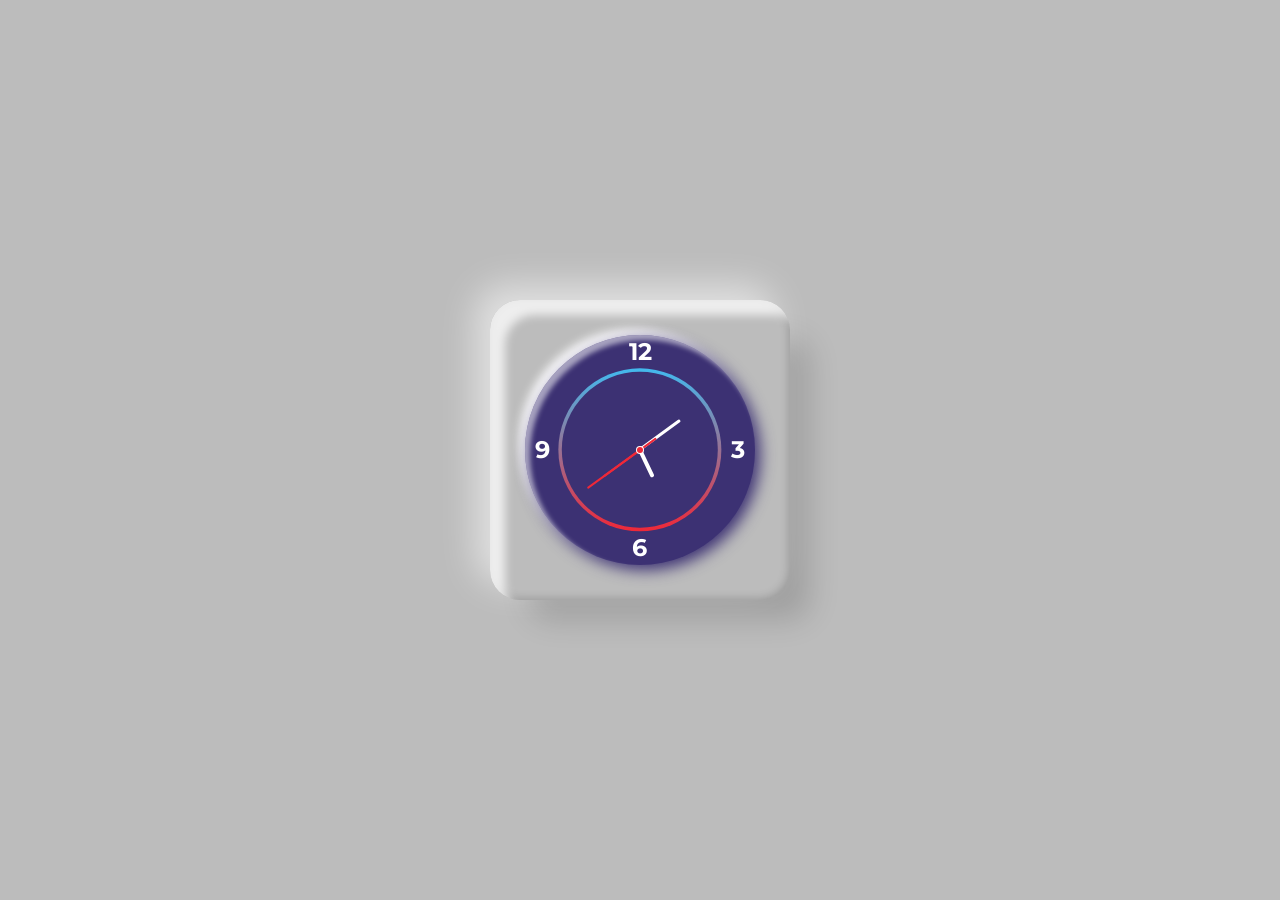
<file: Working_analog_clock/index.html>
<!DOCTYPE html>
<html lang="en">
<head>
    <meta charset="UTF-8">
    <meta name="viewport" content="width=device-width, initial-scale=1.0">
    <link rel="stylesheet" href="css/style.css">
    <title>Working analog clock</title>
</head>
<body>
    <div class="clock">
        <div class="numbers">
            <span style="--i:0;"><b>12</b></span>
            <span style="--i:1;"><b>3</b></span>
            <span style="--i:2;"><b>6</b></span>
            <span style="--i:3;"><b>9</b></span>
            <div class="circle" id="hr"><i id="hr2"></i></div>
            <div class="circle" id="mn"><i id="mn2"></i></div>
            <div class="circle" id="sc"><i id="sc2"></i></div>
        </div>
    </div>
    <script src="js/script.js"></script>
</body>
</html>
</file>
<file: 3D-Glassmorphism/css/style.css>
@import url(https://fonts.googleapis.com/css?family=Montserrat:100,200,300,regular,500,600,700,800,900);

* {
	padding: 0px;
	margin: 0px;
	border: 0px;
}
*,
*::before,
*::after {
	box-sizing: border-box;
}
*::before,
*::after {
	display: inline-block;
}

html,
body {
	height: 100%;
	min-width: 320px
}

body {
	color: #130f0f;
	line-height: 1.2;
	font-family: "Montserrat";
	font-size: 20px;
}

img {
	vertical-align: top;
}
h1,
h2,
h3,
h4,
h5,
h6 {
	font-weight: inherit;
	font-size: inherit;
}

.wrapper{
    display: flex;
    flex-direction: column;
    background: linear-gradient(0deg, rgba(3,55,55,1) 2%, rgba(0,215,6,1) 100%);

}

.container{
    flex: 1 1 auto;
    display: flex;
    align-items: center;
    justify-content: center;
    padding: 50px;
}

/* ================================================================= */

.cards {
    display: flex;
    flex-wrap: wrap;
    justify-content: space-between;
    inline-size: 100%;
    column-gap: 20px;
    row-gap: 30px;
}
.card {
    flex: 1 0 280px;
    padding: 15px;
    background-color: rgba(235, 235, 235, 0.2);
}

.card img{
    inline-size: 100%;
    aspect-ratio: 1/1;
    object-fit: cover;
    margin-block-end: 20px;
}

.card__body{
    display: flex;
    flex-direction: column;
    align-items: center;
    row-gap: 15px;
    position: relative;
    overflow: auto;
    height: 300px;
}

.card__title{
    font-size: 24px;
    font-weight: 600;
}

.card__text{
}
</file>
<file: 3D_rotating_carousel/css/style.css>
*,
*::before,
*::after {
  padding: 0;
  margin: 0;
  border: none;
  -webkit-box-sizing: border-box;
          box-sizing: border-box;
}

*::before,
*::after {
  display: inline-block;
}

a {
  text-decoration: none;
  color: inherit;
  display: inline-block;
}

li {
  list-style: none;
}

img {
  vertical-align: top;
}

h1,
h2,
h3,
h4,
h5,
h6 {
  font-weight: inherit;
  font-size: inherit;
}

html,
body {
  line-height: 1;
  height: 100%;
}

/* FORM */
input,
button,
textarea {
  font-family: inherit;
  font-size: inherit;
  line-height: inherit;
  color: inherit;
  background-color: transparent;
}

input,
textarea {
  width: 100%;
}

button,
select,
option {
  cursor: pointer;
}

input[type=text],
input[type=email],
input[type=tel],
textarea {
  -webkit-appearance: none;
     -moz-appearance: none;
          appearance: none;
}

body {
  background: #212033;
  display: -webkit-box;
  display: -ms-flexbox;
  display: flex;
}

.container {
  display: -webkit-box;
  display: -ms-flexbox;
  display: flex;
  -webkit-box-align: center;
      -ms-flex-align: center;
          align-items: center;
  -webkit-box-pack: center;
      -ms-flex-pack: center;
          justify-content: center;
  width: 100%;
  height: 100%;
  -webkit-perspective: 1000px;
          perspective: 1000px;
}

.carousel {
  position: relative;
  -webkit-transform-style: preserve-3d;
          transform-style: preserve-3d;
  -webkit-animation: rotate 10s infinite linear;
          animation: rotate 10s infinite linear;
  -webkit-transform: rotateY(100deg);
          transform: rotateY(100deg);
  -webkit-transform-origin: 0% 0% 0;
      -ms-transform-origin: 0% 0% 0;
          transform-origin: 0% 0% 0;
}
.carousel::after, .carousel::before {
  content: "";
  position: absolute;
  top: -250px;
  left: -2.5px;
  width: 5px;
  height: 500px;
  background-color: aliceblue;
}
.carousel::before {
  -webkit-transform: rotateY(90deg);
          transform: rotateY(90deg);
}

@-webkit-keyframes rotate {
  0% {
    -webkit-transform: rotateY(0deg);
            transform: rotateY(0deg);
  }
  100% {
    -webkit-transform: rotateY(360deg);
            transform: rotateY(360deg);
  }
}

@keyframes rotate {
  0% {
    -webkit-transform: rotateY(0deg);
            transform: rotateY(0deg);
  }
  100% {
    -webkit-transform: rotateY(360deg);
            transform: rotateY(360deg);
  }
}
.item {
  left: -100px;
  top: -105px;
  display: -webkit-box;
  display: -ms-flexbox;
  display: flex;
  -webkit-box-align: center;
      -ms-flex-align: center;
          align-items: center;
  -webkit-box-pack: center;
      -ms-flex-pack: center;
          justify-content: center;
  text-align: center;
  -webkit-box-orient: vertical;
  -webkit-box-direction: normal;
      -ms-flex-direction: column;
          flex-direction: column;
  position: absolute;
  width: 200px;
  aspect-ratio: 2/2.1;
  padding: 20px;
  border-radius: 30px;
  background: #05ffa3;
  -webkit-box-shadow: 0 0 30px #05ffa3;
          box-shadow: 0 0 30px #05ffa3;
  color: aliceblue;
  font-size: 2rem;
}
.item:hover {
  border: 9px solid #059d65;
}
.item_1 {
  -webkit-transform: rotateY(0) translateZ(260px);
          transform: rotateY(0) translateZ(260px);
}
.item_2 {
  -webkit-transform: rotateY(60deg) translateZ(260px);
          transform: rotateY(60deg) translateZ(260px);
}
.item_3 {
  -webkit-transform: rotateY(120deg) translateZ(260px);
          transform: rotateY(120deg) translateZ(260px);
}
.item_4 {
  -webkit-transform: rotateY(180deg) translateZ(260px);
          transform: rotateY(180deg) translateZ(260px);
}
.item_5 {
  -webkit-transform: rotateY(240deg) translateZ(260px);
          transform: rotateY(240deg) translateZ(260px);
}
.item_6 {
  -webkit-transform: rotateY(300deg) translateZ(260px);
          transform: rotateY(300deg) translateZ(260px);
}

.carousel_2 {
  margin-top: 600px;
  position: relative;
  -webkit-transform-style: preserve-3d;
          transform-style: preserve-3d;
  -webkit-animation: rotate 10s infinite linear;
          animation: rotate 10s infinite linear;
  -webkit-transform: rotateY(100deg);
          transform: rotateY(100deg);
  -webkit-transform-origin: 0% 0% 0;
      -ms-transform-origin: 0% 0% 0;
          transform-origin: 0% 0% 0;
}
.carousel_2::after, .carousel_2::before {
  content: "";
  position: absolute;
  top: -250px;
  left: -2.5px;
  width: 5px;
  height: 500px;
  background-color: aliceblue;
}
.carousel_2::before {
  -webkit-transform: rotateY(90deg);
          transform: rotateY(90deg);
}

.carousel_2 {
  margin-top: 600px;
}

.carousel_3 {
  margin-top: 1200px;
}

.carousel_4 {
  margin-top: 1800px;
}
</file>
<file: Animated_login_and_registretion/css/style.css>
@import "https://fonts.googleapis.com/css?family=Montserrat:100,200,300,regular,500,600,700,800,900";
*,
*::before,
*::after {
  padding: 0;
  margin: 0;
  border: none;
  -webkit-box-sizing: border-box;
          box-sizing: border-box;
}

*::before,
*::after {
  display: inline-block;
}

a {
  text-decoration: none;
  color: inherit;
  display: inline-block;
}

li {
  list-style: none;
}

img {
  vertical-align: top;
}

h1,
h2,
h3,
h4,
h5,
h6 {
  font-weight: inherit;
  font-size: inherit;
}

html,
body {
  line-height: 1;
  min-height: 100vh;
}

/* FORM */
input,
button,
textarea {
  font-family: inherit;
  font-size: inherit;
  line-height: inherit;
  color: inherit;
  background-color: transparent;
}

input,
textarea {
  width: 100%;
}

button,
select,
option {
  cursor: pointer;
}

input[type=text],
input[type=email],
input[type=tel],
textarea {
  -webkit-appearance: none;
     -moz-appearance: none;
          appearance: none;
}

body {
  font-family: "Montserrat";
  background: #19273e;
  display: -webkit-box;
  display: -ms-flexbox;
  display: flex;
  -webkit-box-pack: center;
      -ms-flex-pack: center;
          justify-content: center;
  -webkit-box-align: center;
      -ms-flex-align: center;
          align-items: center;
}

.container {
  border: 8px #19273e solid;
  border-radius: 30px;
  -webkit-box-shadow: -5px -5px 15px rgba(255, 255, 255, 0.1), 5px 5px 15px rgba(0, 0, 0, 0.4), inset -5px -5px 15px rgba(255, 255, 255, 0.1), inset 5px 5px 15px rgba(0, 0, 0, 0.4);
          box-shadow: -5px -5px 15px rgba(255, 255, 255, 0.1), 5px 5px 15px rgba(0, 0, 0, 0.4), inset -5px -5px 15px rgba(255, 255, 255, 0.1), inset 5px 5px 15px rgba(0, 0, 0, 0.4);
}
.container.signinForm .form.signup {
  display: none;
}
.container.signinForm .form.signin {
  display: -webkit-box;
  display: -ms-flexbox;
  display: flex;
}
.container .form.signin {
  display: none;
}

.form {
  padding: 25px 50px;
  display: -webkit-box;
  display: -ms-flexbox;
  display: flex;
  -webkit-box-orient: vertical;
  -webkit-box-direction: normal;
      -ms-flex-direction: column;
          flex-direction: column;
  -webkit-box-align: center;
      -ms-flex-align: center;
          align-items: center;
  -webkit-box-pack: center;
      -ms-flex-pack: center;
          justify-content: center;
}
.form h1, .form h2 {
  font-size: 28px;
  color: #FFF;
  font-weight: 500;
}
.form h1.form__title, .form h2.form__title {
  margin-bottom: 25px;
}
.form > *:not(:last-child) {
  margin-bottom: 35px;
}
.form__input-box {
  width: 300px;
}
.form input[type=submit] {
  -webkit-box-shadow: -5px -5px 15px rgba(255, 255, 255, 0.1), 5px 5px 15px rgba(0, 0, 0, 0.4), inset -5px -5px 15px rgba(255, 255, 255, 0.1), inset 5px 5px 15px rgba(0, 0, 0, 0.4);
          box-shadow: -5px -5px 15px rgba(255, 255, 255, 0.1), 5px 5px 15px rgba(0, 0, 0, 0.4), inset -5px -5px 15px rgba(255, 255, 255, 0.1), inset 5px 5px 15px rgba(0, 0, 0, 0.4);
  background-color: #00dfc4;
  border-radius: 20px;
  padding: 15px;
  font-weight: 600;
  color: #19273e;
  cursor: pointer;
  -webkit-transition: all 0.3s ease;
  transition: all 0.3s ease;
}
.form input[type=submit]:focus {
  outline: 2px #ffffff solid;
}
.form input[type=submit]:hover {
  background-color: #05f3d7;
}
.form label {
  color: rgba(255, 255, 255, 0.3);
  font-size: 12px;
  font-weight: 300;
  letter-spacing: 0.3px;
}
.form label a {
  font-weight: 600;
  color: #fff;
}
.form label a:hover {
  text-decoration: underline;
}

.input-box-form {
  position: relative;
  border-radius: 15px;
  -webkit-box-shadow: -5px -5px 15px rgba(255, 255, 255, 0.1), 5px 5px 15px rgba(0, 0, 0, 0.4);
          box-shadow: -5px -5px 15px rgba(255, 255, 255, 0.1), 5px 5px 15px rgba(0, 0, 0, 0.4);
}
.input-box-form input {
  border-radius: 15px;
  padding: 10px 20px 10px 45px;
  color: #00dfc4;
  outline: none;
}
.input-box-form input:valid ~ span, .input-box-form input:focus ~ span {
  color: #00dfc4;
  border: 1px solid #00dfc4;
  -webkit-transform: translate(40px, -180%);
      -ms-transform: translate(40px, -180%);
          transform: translate(40px, -180%);
  padding: 2px 8px;
  border-radius: 10px;
  font-size: 10px;
  letter-spacing: 0.1px;
  background: #19273e;
}
.input-box-form input:valid, .input-box-form input:focus {
  border: 1px solid #00dfc4;
}
.input-box-form span {
  position: absolute;
  padding: 10px 20px 10px 50px;
  top: 50%;
  -webkit-transform: translateY(-50%);
      -ms-transform: translateY(-50%);
          transform: translateY(-50%);
  pointer-events: none;
  left: 0;
  letter-spacing: 0.3px;
  color: rgba(255, 255, 255, 0.4);
  -webkit-transition: all 0.3s ease;
  transition: all 0.3s ease;
}
.input-box-form i {
  position: absolute;
  top: 50%;
  -webkit-transform: translateY(-50%);
      -ms-transform: translateY(-50%);
          transform: translateY(-50%);
  width: 20px;
  left: 20px;
  color: #00dfc4;
  padding: 3px 0;
  border-right: 2px solid #00dfc4;
}
</file>
<file: Animated_login_page/css/style.css>
@import "https://fonts.googleapis.com/css?family=Montserrat:regular,500,600,700,800,900&display=swap";
@font-face {
  font-family: "icons";
  src: url("../fonts/icons.woff2") format("woff2");
  font-weight: normal;
  font-style: normal;
  font-display: block;
}
[class*=_icon-]::before {
  font-family: "icons";
  speak: never;
  /* Better Font Rendering =========== */
  -webkit-font-smoothing: antialiased;
  -moz-osx-font-smoothing: grayscale;
}

._icon-instagram:before {
  content: "\e900";
}

._icon-facebook:before {
  content: "\e901";
}

._icon-linkedin:before {
  content: "\e902";
}

._icon-google:before {
  content: "\e903";
}

*,
*::before,
*::after {
  padding: 0;
  margin: 0;
  border: none;
  -webkit-box-sizing: border-box;
          box-sizing: border-box;
}

*::before,
*::after {
  display: inline-block;
}

a {
  text-decoration: none;
  color: inherit;
  display: inline-block;
}

li {
  list-style: none;
}

img {
  vertical-align: top;
}

h1,
h2,
h3,
h4,
h5,
h6 {
  font-weight: inherit;
  font-size: inherit;
}

html,
body {
  line-height: 1;
  height: 100%;
}

/* FORM */
input,
button,
textarea {
  font-family: inherit;
  font-size: inherit;
  line-height: inherit;
  color: inherit;
  background-color: transparent;
}

input,
textarea {
  width: 100%;
}

button,
select,
option {
  cursor: pointer;
}

input[type=text],
input[type=email],
input[type=tel],
textarea {
  -webkit-appearance: none;
     -moz-appearance: none;
          appearance: none;
}

body {
  font-family: "Montserrat";
  background: -webkit-gradient(linear, left top, left bottom, from(#ececec), to(#dedede));
  background: linear-gradient(#ececec, #dedede);
  display: -webkit-box;
  display: -ms-flexbox;
  display: flex;
  -webkit-box-pack: center;
      -ms-flex-pack: center;
          justify-content: center;
  -webkit-box-align: center;
      -ms-flex-align: center;
          align-items: center;
}

.container {
  position: relative;
  display: -webkit-box;
  display: -ms-flexbox;
  display: flex;
  -webkit-box-align: center;
      -ms-flex-align: center;
          align-items: center;
  -webkit-box-pack: center;
      -ms-flex-pack: center;
          justify-content: center;
  -webkit-box-orient: vertical;
  -webkit-box-direction: normal;
      -ms-flex-direction: column;
          flex-direction: column;
  min-width: 730px;
  max-width: 100%;
  min-height: 500px;
  background-color: #fff;
  border-radius: 15px;
  -webkit-box-shadow: 0 5px 10px rgba(0, 0, 0, 0.3);
          box-shadow: 0 5px 10px rgba(0, 0, 0, 0.3);
  overflow: hidden;
}
.container button {
  background: #092de1;
  padding: 10px 45px;
  border-radius: 8px;
  color: #fff;
  font-size: 14px;
  font-weight: 600;
  -webkit-transition: all 0.2s ease 0s;
  transition: all 0.2s ease 0s;
}
.container button:hover {
  -webkit-box-shadow: inset 3px 3px 5px rgba(0, 0, 0, 0.3), inset -3px -3px 5px rgba(255, 255, 255, 0.3);
          box-shadow: inset 3px 3px 5px rgba(0, 0, 0, 0.3), inset -3px -3px 5px rgba(255, 255, 255, 0.3);
}

.container_sign {
  height: 100%;
  position: absolute;
  display: -webkit-box;
  display: -ms-flexbox;
  display: flex;
  -webkit-box-orient: vertical;
  -webkit-box-direction: normal;
      -ms-flex-direction: column;
          flex-direction: column;
  -webkit-box-align: center;
      -ms-flex-align: center;
          align-items: center;
  -webkit-box-pack: center;
      -ms-flex-pack: center;
          justify-content: center;
  text-align: center;
  padding: 15px;
  background-color: #fff;
  -webkit-transition: all 0.6s ease;
  transition: all 0.6s ease;
}
.container_sign form {
  display: -webkit-box;
  display: -ms-flexbox;
  display: flex;
  -webkit-box-orient: vertical;
  -webkit-box-direction: normal;
      -ms-flex-direction: column;
          flex-direction: column;
  -webkit-box-pack: center;
      -ms-flex-pack: center;
          justify-content: center;
  -webkit-box-align: center;
      -ms-flex-align: center;
          align-items: center;
  -webkit-box-flex: 1;
      -ms-flex: 1 1 auto;
          flex: 1 1 auto;
  width: 100%;
}
.container_sign h1 {
  font-size: 28px;
  font-weight: 800;
}
.container_sign .social-icons {
  display: -webkit-box;
  display: -ms-flexbox;
  display: flex;
  -webkit-box-align: center;
      -ms-flex-align: center;
          align-items: center;
  -webkit-box-pack: center;
      -ms-flex-pack: center;
          justify-content: center;
  gap: 15px;
  margin-bottom: 20px;
}
.container_sign .social-icons .icon {
  padding: 10px;
  border: 1px solid rgba(0, 0, 0, 0.4);
  border-radius: 8px;
  -webkit-transition: all 0.3s ease 0s;
  transition: all 0.3s ease 0s;
}
.container_sign .social-icons .icon:hover {
  -webkit-box-shadow: 0 0 5px rgba(0, 0, 0, 0.3);
          box-shadow: 0 0 5px rgba(0, 0, 0, 0.3);
}
.container_sign h2 {
  font-size: 14px;
}
.container_sign input {
  background-color: #ececec;
  padding: 10px 10px;
  border-radius: 8px;
  outline: none;
  font-size: 12px;
}
.container_sign .forget-password {
  font-size: 12px;
}
.container_sign form > * {
  margin-bottom: 20px;
}
.container_sign form > *:last-child {
  margin-bottom: 0;
}

.sign-up {
  top: 50%;
  -webkit-transform: translate(0, -50%);
      -ms-transform: translate(0, -50%);
          transform: translate(0, -50%);
  left: 0;
  width: 50%;
  z-index: 1;
}

.container.active .sign-up {
  -webkit-transform: translate(100%, -50%);
      -ms-transform: translate(100%, -50%);
          transform: translate(100%, -50%);
}

.sign-in {
  top: 50%;
  -webkit-transform: translate(0, -50%);
      -ms-transform: translate(0, -50%);
          transform: translate(0, -50%);
  left: 0;
  width: 50%;
  z-index: 0;
  opacity: 0;
}

.container.active .sign-in {
  -webkit-transform: translate(100%, -50%);
      -ms-transform: translate(100%, -50%);
          transform: translate(100%, -50%);
  z-index: 5;
  opacity: 1;
  -webkit-animation: move 0.6s;
          animation: move 0.6s;
}

@-webkit-keyframes move {
  0%, 49.9% {
    opacity: 0;
    z-index: 1;
  }
  50%, 100% {
    opacity: 1;
    z-index: 5;
  }
}

@keyframes move {
  0%, 49.9% {
    opacity: 0;
    z-index: 1;
  }
  50%, 100% {
    opacity: 1;
    z-index: 5;
  }
}
.toggle-container {
  position: absolute;
  left: 50%;
  top: 0;
  height: 100%;
  width: 50%;
  overflow: hidden;
  z-index: 100;
  -webkit-transition: all 0.6s ease 0s;
  transition: all 0.6s ease 0s;
  border-radius: 150px 0 0 150px;
}

.container.active .toggle-container {
  -webkit-transform: translateX(-100%);
      -ms-transform: translateX(-100%);
          transform: translateX(-100%);
  border-radius: 0 150px 150px 0;
}

.toggle {
  background: #092de1;
  height: 100%;
  color: #fff;
  position: relative;
  left: -100%;
  width: 200%;
  -webkit-transform: translateX(0);
      -ms-transform: translateX(0);
          transform: translateX(0);
  -webkit-transition: all 0.6s ease;
  transition: all 0.6s ease;
}
.toggle .hiden {
  background: transparent;
  color: #fff;
  border: 1px solid #fff;
}
.toggle .hiden:hover {
  background-color: #fff;
  color: #092de1;
}
.toggle h2 {
  font-size: 24px;
  font-weight: 700;
}

.container.active .toggle {
  -webkit-transform: translateX(50%);
      -ms-transform: translateX(50%);
          transform: translateX(50%);
}

.toggle-panel {
  display: -webkit-box;
  display: -ms-flexbox;
  display: flex;
  -webkit-box-orient: vertical;
  -webkit-box-direction: normal;
      -ms-flex-direction: column;
          flex-direction: column;
  -webkit-box-pack: center;
      -ms-flex-pack: center;
          justify-content: center;
  -webkit-box-align: center;
      -ms-flex-align: center;
          align-items: center;
  text-align: center;
  padding: 0 30px;
  top: 0;
  -webkit-transform: translateX(0);
      -ms-transform: translateX(0);
          transform: translateX(0);
  -webkit-transition: all 0.6s ease;
  transition: all 0.6s ease;
  position: absolute;
  width: 50%;
  height: 100%;
}
.toggle-panel > * {
  margin-bottom: 20px;
}

.toggle-lef {
  -webkit-transform: translateX(-200%);
      -ms-transform: translateX(-200%);
          transform: translateX(-200%);
}

.container.active .toggle-lef {
  -webkit-transform: translateX(0);
      -ms-transform: translateX(0);
          transform: translateX(0);
}

.toggle-right {
  right: 0;
  -webkit-transform: translateX(0);
      -ms-transform: translateX(0);
          transform: translateX(0);
}

.container.active .toggle-right {
  -webkit-transform: translateX(200%);
      -ms-transform: translateX(200%);
          transform: translateX(200%);
}
</file>
<file: Burger-menu/css/style.css>
@import url(https://fonts.googleapis.com/css?family=Montserrat:regular,500,600,700&display=swap);
*,
*::before,
*::after {
  padding: 0;
  margin: 0;
  border: none;
  -webkit-box-sizing: border-box;
          box-sizing: border-box;
}

*::before,
*::after {
  display: inline-block;
}

a {
  text-decoration: none;
  color: inherit;
  display: inline-block;
}

li {
  list-style: none;
}

img {
  vertical-align: top;
}

h1,
h2,
h3,
h4,
h5,
h6 {
  font-weight: inherit;
  font-size: inherit;
}

html,
body {
  line-height: 1;
  height: 100%;
}

/* FORM */
input,
button,
textarea {
  font-family: inherit;
  font-size: inherit;
  line-height: inherit;
  color: inherit;
  background-color: transparent;
}

input,
textarea {
  width: 100%;
}

button,
select,
option {
  cursor: pointer;
}

input[type=text],
input[type=email],
input[type=tel],
textarea {
  -webkit-appearance: none;
     -moz-appearance: none;
          appearance: none;
}

body {
  background-color: #1b1a20;
  color: #fff;
  font-family: "Montserrat", sans-serif;
  font-weight: 500;
}

body._lock {
  overflow: hidden;
}

.wrapper {
  min-height: 100%;
  overflow: clip;
  display: -webkit-box;
  display: -ms-flexbox;
  display: flex;
  -webkit-box-orient: vertical;
  -webkit-box-direction: normal;
      -ms-flex-direction: column;
          flex-direction: column;
}

.wrapper > main {
  -webkit-box-flex: 1;
      -ms-flex-positive: 1;
          flex-grow: 1;
}

/*=====================================================*/
[class*=__container] {
  max-width: 1320px;
  padding-left: 15px;
  padding-right: 15px;
  margin: 0 auto;
}

/*=====================================================*/
.header {
  position: fixed;
  top: 0;
  left: 0;
  z-index: 50;
  width: 100%;
  min-height: 70px;
  background-color: #0b0a0a;
  padding: 20px 0;
}
.header__container {
  display: -webkit-box;
  display: -ms-flexbox;
  display: flex;
  -webkit-box-pack: justify;
      -ms-flex-pack: justify;
          justify-content: space-between;
  -webkit-box-align: center;
      -ms-flex-align: center;
          align-items: center;
}
.header__logo {
  position: relative;
  z-index: 5;
  background-color: #343434;
  width: 40px;
  height: 40px;
  border-radius: 50%;
}
.menu__burger {
  display: none;
}
@media (max-width: 766.98px) {
  .menu__burger {
    display: block;
    position: relative;
    z-index: 5;
    width: 30px;
    height: 18px;
  }
  .menu__burger span, .menu__burger::before, .menu__burger::after {
    position: absolute;
    width: 100%;
    height: 1px;
    background-color: #fff;
    -webkit-transition: all 0.3s ease 0s;
    transition: all 0.3s ease 0s;
  }
  .menu__burger span {
    top: 50%;
    -webkit-transform: scale(1) translate(0, -50%);
        -ms-transform: scale(1) translate(0, -50%);
            transform: scale(1) translate(0, -50%);
  }
  .menu__burger::before {
    content: "";
    top: 0;
  }
  .menu__burger::after {
    content: "";
    bottom: 0;
  }
}
.menu__burger._active span {
  width: 0;
}
.menu__burger._active::before {
  -webkit-transform: rotate(-45deg) translate(0, -50%);
      -ms-transform: rotate(-45deg) translate(0, -50%);
          transform: rotate(-45deg) translate(0, -50%);
  top: 50%;
}
.menu__burger._active::after {
  -webkit-transform: rotate(45deg) translate(0, -50%);
      -ms-transform: rotate(45deg) translate(0, -50%);
          transform: rotate(45deg) translate(0, -50%);
  bottom: 50%;
}
@media (max-width: 766.98px) {
  .menu__body {
    position: fixed;
    top: 0;
    left: -100%;
    width: 100%;
    height: 100%;
    padding: 100px 25px 50px 25px;
    background-color: rgba(11, 10, 10, 0.7);
    overflow: auto;
    -webkit-transition: left 0.3s ease 0s;
    transition: left 0.3s ease 0s;
  }
  .menu__body::before {
    content: "";
    position: fixed;
    z-index: 8;
    top: 0;
    left: 0;
    width: 100%;
    height: 80px;
    background-color: #0b0a0a;
  }
}
.menu .menu__body._active {
  left: 0;
}
.menu__list > li {
  position: relative;
}
@media (min-width: 767.98px) {
  .menu__list > li:not(:first-child) {
    margin: 0 0 0 20px;
  }
}
@media (max-width: 766.98px) {
  .menu__list > li {
    font-size: 24px;
  }
  .menu__list > li:not(:last-child) {
    margin: 25px 0;
  }
}
@media (min-width: 767.98px) {
  .menu__list {
    display: -webkit-box;
    display: -ms-flexbox;
    display: flex;
    -webkit-box-align: center;
        -ms-flex-align: center;
            align-items: center;
    -webkit-box-pack: center;
        -ms-flex-pack: center;
            justify-content: center;
    -ms-flex-wrap: wrap;
        flex-wrap: wrap;
  }
  .menu__list > li {
    padding: 10px 0;
  }
}
.menu__item {
  display: -webkit-box;
  display: -ms-flexbox;
  display: flex;
  -webkit-box-align: center;
      -ms-flex-align: center;
          align-items: center;
  -webkit-box-pack: justify;
      -ms-flex-pack: justify;
          justify-content: space-between;
  -ms-flex-wrap: wrap;
      flex-wrap: wrap;
}
.menu__link {
  -webkit-box-flex: 1;
      -ms-flex: 1 0 auto;
          flex: 1 0 auto;
  color: #e8e8e8;
  font-size: 18px;
}
.menu__link:hover {
  text-decoration: underline;
}
.menu__arrow {
  display: none;
}
.menu__sub-list {
  position: absolute;
  right: 0;
  top: 100%;
  min-width: 200px;
  padding: 15px;
  background: #343434;
}
.menu__sub-list > li:not(:last-child) {
  padding: 0 0 10px 0;
}
@media (min-width: 767.98px) {
  .menu__sub-list {
    -webkit-transform: translate(0, -10%);
        -ms-transform: translate(0, -10%);
            transform: translate(0, -10%);
    opacity: 0;
    visibility: hidden;
    pointer-events: none;
    -webkit-transition: all 0.3s ease 0s;
    transition: all 0.3s ease 0s;
  }
}
@media (max-width: 766.98px) {
  .menu__sub-list {
    position: relative;
    background-color: #e8e8e8;
    margin-top: 20px;
    display: none;
    -webkit-box-flex: 1;
        -ms-flex: 1 1 100%;
            flex: 1 1 100%;
  }
}
.menu .menu__item._active .menu__sub-list {
  display: block;
}
.menu__sub-link {
  color: #e8e8e8;
}
.menu__sub-link:hover {
  text-decoration: underline;
}
@media (max-width: 766.98px) {
  .menu__sub-link {
    color: #1b1a20;
    font-size: 20px;
  }
}

body._pc .menu__list > li:hover .menu__sub-list {
  opacity: 1;
  visibility: visible;
  pointer-events: all;
  -webkit-transform: translate(0, 0);
      -ms-transform: translate(0, 0);
          transform: translate(0, 0);
}

body._touch .menu__list > li {
  display: -webkit-box;
  display: -ms-flexbox;
  display: flex;
  -webkit-box-align: center;
      -ms-flex-align: center;
          align-items: center;
  -webkit-box-pack: center;
      -ms-flex-pack: center;
          justify-content: center;
}

body._touch .menu__arrow {
  display: block;
  margin: 0 0 0 7px;
  -webkit-transition: all 0.3s ease 0s;
  transition: all 0.3s ease 0s;
  width: 0;
  height: 0;
  border-left: 5px solid transparent;
  border-right: 5px solid transparent;
  border-top: 10px solid #e8e8e8;
}

.menu__item._active .menu__arrow {
  -webkit-transform: rotate(180deg);
      -ms-transform: rotate(180deg);
          transform: rotate(180deg);
}

body._touch .menu__list > ._active .menu__sub-list {
  opacity: 1;
  visibility: visible;
  pointer-events: all;
  -webkit-transform: translate(0, 0);
      -ms-transform: translate(0, 0);
          transform: translate(0, 0);
}

/*=====================================================*/
.section-1 {
  background-color: #8f2121;
}

.section-2 {
  background-color: #45991b;
}

.section-3 {
  background-color: #3c2cc9;
}

.section-4 {
  background-color: #a92d94;
}

.section {
  padding: 60px 0;
}
.section__container > *:not(:last-child) {
  margin-bottom: 40px;
}
.section__title h1 {
  font-size: 28px;
  font-weight: 600;
}
.section__title {
  font-size: 24px;
  font-weight: 500;
}
.section__text > *:not(:last-child) {
  margin-bottom: 20px;
}
</file>
<file: Circular_progres_bar/css/style.css>
*,
*::before,
*::after {
  padding: 0;
  margin: 0;
  border: none;
  -webkit-box-sizing: border-box;
          box-sizing: border-box;
}

*::before,
*::after {
  display: inline-block;
}

a {
  text-decoration: none;
  color: inherit;
  display: inline-block;
}

li {
  list-style: none;
}

img {
  vertical-align: top;
}

h1,
h2,
h3,
h4,
h5,
h6 {
  font-weight: inherit;
  font-size: inherit;
}

html,
body {
  line-height: 1;
  height: 100%;
}

/* FORM */
input,
button,
textarea {
  font-family: inherit;
  font-size: inherit;
  line-height: inherit;
  color: inherit;
  background-color: transparent;
}

input,
textarea {
  width: 100%;
}

button,
select,
option {
  cursor: pointer;
}

input[type=text],
input[type=email],
input[type=tel],
textarea {
  -webkit-appearance: none;
     -moz-appearance: none;
          appearance: none;
}

body {
  background: #012427;
  display: -webkit-box;
  display: -ms-flexbox;
  display: flex;
  -webkit-box-orient: vertical;
  -webkit-box-direction: normal;
      -ms-flex-direction: column;
          flex-direction: column;
  -webkit-box-pack: center;
      -ms-flex-pack: center;
          justify-content: center;
  -webkit-box-align: center;
      -ms-flex-align: center;
          align-items: center;
  gap: 30px;
}

.progress-container {
  position: relative;
  width: 200px;
  height: 200px;
  border-radius: 50%;
  display: -webkit-box;
  display: -ms-flexbox;
  display: flex;
  -webkit-box-pack: center;
      -ms-flex-pack: center;
          justify-content: center;
  -webkit-box-align: center;
      -ms-flex-align: center;
          align-items: center;
  background: conic-gradient(rgb(51, 210, 101) 0deg, #444 0deg);
  -webkit-transition: all 0.1s ease-in-out 0s;
  transition: all 0.1s ease-in-out 0s;
}

.progress-inner {
  width: 150px;
  height: 150px;
  border-radius: 50%;
  overflow: hidden;
  background-color: #012427;
  display: -webkit-box;
  display: -ms-flexbox;
  display: flex;
  -webkit-box-align: center;
      -ms-flex-align: center;
          align-items: center;
  -webkit-box-pack: center;
      -ms-flex-pack: center;
          justify-content: center;
  font-size: 32px;
  font-weight: 700;
  color: rgb(61, 203, 255);
  -webkit-transition: all 0.1s ease-in-out 0s;
  transition: all 0.1s ease-in-out 0s;
}

.input-container {
  width: 350px;
  text-align: center;
}

input[type=range] {
  -webkit-appearance: none;
  width: 80%;
  background: none;
}

input[type=range]::-webkit-slider-runnable-track {
  height: 5px;
  background: #444;
  border-radius: 3px;
}

input[type=range]::-webkit-slider-thumb {
  -webkit-appearance: none;
  width: 15px;
  height: 15px;
  border-radius: 50%;
  background: rgb(61, 203, 255);
  margin-top: -5px;
  cursor: pointer;
}
</file>
<file: hover-items-and-lightDark/style.css>
@import url('reset.css');

:root{
    color-scheme: light dark;
}

body{
    background: light-dark(#d3d3d3, #393939);
}

.wrapper {
    display: flex;
    flex-direction: column;
    align-items: center;
    justify-content: center;
    min-block-size: 100%;
}
.page {
    display: flex;
    flex: 1 1 auto;
    align-items: center;
    justify-content: center;
}
.page__items {
    padding-inline: 20px;
    display: flex;
    column-gap: 20px;
    inline-size: 100%;
}
.items {
    transform-style: preserve-3d;
    transform: perspective(1000px);
}
.items__item {
    border: 5px solid light-dark(#e2e2e2, #282828);
    border-radius: 8px;
    flex: 1 1 200px;
    box-shadow: 0 0 20px 0 rgba(0, 0, 0, 0.1);
    filter: brightness(0);

    transition: .3s ease-out all;
}

.items__item img{
    aspect-ratio: 2 / 3;
    inline-size: 100%;
    object-fit: cover;
}

.items__item:hover{
    transform: translate3d(0, -15px, 90px);
    filter: brightness(1);
}

.items__item:hover + *{
    transform: translate3d(0, -10px, 60px) rotateY(20deg);
    filter: brightness(0.7);
}

.items__item:hover + * + *{
    transform: translate3d(0, -5px, 20px);
    filter: brightness(0.3);
}

.items__item:has(+ :hover){
    transform: translate3d(0, -10px, 60px) rotateY(-20deg);
    filter: brightness(0.7);
}

.items__item:has(+ * +:hover){
    transform: translate3d(0, -5px, 20px);
    filter: brightness(0.3);
}
</file>
<file: Login_Form/css/style.css>
@import url(https://fonts.googleapis.com/css?family=Montserrat:regular,500,600,700,800,900&display=swap);
*,
*::before,
*::after {
  padding: 0;
  margin: 0;
  border: none;
  -webkit-box-sizing: border-box;
          box-sizing: border-box;
}

*::before,
*::after {
  display: inline-block;
}

a {
  text-decoration: none;
  color: inherit;
  display: inline-block;
}

li {
  list-style: none;
}

img {
  vertical-align: top;
}

h1,
h2,
h3,
h4,
h5,
h6 {
  font-weight: inherit;
  font-size: inherit;
}

html,
body {
  line-height: 1;
  height: 100%;
}

/* FORM */
input,
button,
textarea {
  font-family: inherit;
  font-size: inherit;
  line-height: inherit;
  color: inherit;
  background-color: transparent;
}

input,
textarea {
  width: 100%;
}

button,
select,
option {
  cursor: pointer;
}

input[type=text],
input[type=email],
input[type=tel],
textarea {
  -webkit-appearance: none;
     -moz-appearance: none;
          appearance: none;
}

body {
  font-family: "Montserrat", sans-serif;
  display: -webkit-box;
  display: -ms-flexbox;
  display: flex;
  -webkit-box-align: center;
      -ms-flex-align: center;
          align-items: center;
  -webkit-box-pack: center;
      -ms-flex-pack: center;
          justify-content: center;
  background: url("../img/pexels.jpg") 0 0/cover no-repeat;
  background-position: center;
}

.wrapper {
  border-radius: 10px;
  padding: 45px 40px;
  background: transparent;
  border: 2px solid rgba(255, 255, 255, 0.2);
  -webkit-box-shadow: 0 0 15px rgba(0, 0, 0, 0.3);
          box-shadow: 0 0 15px rgba(0, 0, 0, 0.3);
  -webkit-backdrop-filter: blur(10px);
          backdrop-filter: blur(10px);
  width: 450px;
  color: #fff;
}
.wrapper h1 {
  text-align: center;
  font-size: 36px;
  font-weight: 800;
}
.wrapper form > *:not(:last-child) {
  margin-bottom: 15px;
}
.wrapper h1.title {
  margin-bottom: 45px;
}
.wrapper div.remember-forget {
  margin-bottom: 45px;
}
.wrapper button.Btn {
  margin-bottom: 25px;
}

.input-box {
  position: relative;
  width: 100%;
  height: 50px;
}
.input-box input {
  width: 100%;
  height: 100%;
  border: 2px solid rgba(0, 0, 0, 0.3);
  padding: 20px 50px 20px 20px;
  outline: none;
  background: transparent;
  border-radius: 20px;
}
.input-box input::-webkit-input-placeholder {
  color: #fff;
}
.input-box input::-moz-placeholder {
  color: #fff;
}
.input-box input:-ms-input-placeholder {
  color: #fff;
}
.input-box input::-ms-input-placeholder {
  color: #fff;
}
.input-box input::placeholder {
  color: #fff;
}
.input-box i {
  position: absolute;
  right: 20px;
  top: 50%;
  -webkit-transform: translateY(-50%);
      -ms-transform: translateY(-50%);
          transform: translateY(-50%);
  font-size: 20px;
}

.remember-forget {
  display: -webkit-box;
  display: -ms-flexbox;
  display: flex;
  -webkit-box-pack: justify;
      -ms-flex-pack: justify;
          justify-content: space-between;
  -webkit-box-align: center;
      -ms-flex-align: center;
          align-items: center;
}
.remember-forget input {
  width: auto;
  accent-color: #fff;
  margin-right: 3px;
}
.remember-forget a:hover {
  text-decoration: underline;
}

.Btn {
  display: -webkit-box;
  display: -ms-flexbox;
  display: flex;
  -webkit-box-align: center;
      -ms-flex-align: center;
          align-items: center;
  -webkit-box-pack: center;
      -ms-flex-pack: center;
          justify-content: center;
  -webkit-box-flex: 1;
      -ms-flex: 1 1 auto;
          flex: 1 1 auto;
  border-radius: 20px;
  background: #fff;
  color: #000;
  font-size: 16px;
  padding: 15px;
  text-align: center;
  font-weight: 600;
  width: 100%;
  -webkit-transition: all 0.3s ease;
  transition: all 0.3s ease;
}
.Btn:hover {
  -webkit-box-shadow: 0 0 7px #fff;
          box-shadow: 0 0 7px #fff;
}

.register-link {
  text-align: center;
}
.register-link a {
  font-weight: 700;
}
.register-link a:hover {
  text-decoration: underline;
}
</file>
<file: Working_analog_clock/css/style.css>
@import url(https://fonts.googleapis.com/css?family=Montserrat:100,200,300,regular,500,600,700,800,900&display=swap);
*,
*::before,
*::after {
  padding: 0;
  margin: 0;
  border: none;
  -webkit-box-sizing: border-box;
          box-sizing: border-box;
}

*::before,
*::after {
  display: inline-block;
}

a {
  text-decoration: none;
  color: inherit;
  display: inline-block;
}

li {
  list-style: none;
}

img {
  vertical-align: top;
}

h1,
h2,
h3,
h4,
h5,
h6 {
  font-weight: inherit;
  font-size: inherit;
}

html,
body {
  line-height: 1;
  height: 100%;
}

/* FORM */
input,
button,
textarea {
  font-family: inherit;
  font-size: inherit;
  line-height: inherit;
  color: inherit;
  background-color: transparent;
}

input,
textarea {
  width: 100%;
}

button,
select,
option {
  cursor: pointer;
}

input[type=text],
input[type=email],
input[type=tel],
textarea {
  -webkit-appearance: none;
     -moz-appearance: none;
          appearance: none;
}

body {
  font-family: "Montserrat";
  display: -webkit-box;
  display: -ms-flexbox;
  display: flex;
  -webkit-box-pack: center;
      -ms-flex-pack: center;
          justify-content: center;
  -webkit-box-align: center;
      -ms-flex-align: center;
          align-items: center;
  background: #bcbcbc;
}

.clock {
  position: relative;
  display: -webkit-box;
  display: -ms-flexbox;
  display: flex;
  -webkit-box-pack: center;
      -ms-flex-pack: center;
          justify-content: center;
  -webkit-box-align: center;
      -ms-flex-align: center;
          align-items: center;
  width: 300px;
  aspect-ratio: 1/1;
  border-radius: 30px;
  background-color: #bcbcbc;
  -webkit-box-shadow: 30px 30px 30px -10px rgba(0, 0, 0, 0.15), -15px -15px 35px rgba(255, 255, 255, 0.55), inset 15px 15px 10px rgba(255, 255, 255, 0.75), inset -1px -1px 10px rgba(0, 0, 0, 0.2);
          box-shadow: 30px 30px 30px -10px rgba(0, 0, 0, 0.15), -15px -15px 35px rgba(255, 255, 255, 0.55), inset 15px 15px 10px rgba(255, 255, 255, 0.75), inset -1px -1px 10px rgba(0, 0, 0, 0.2);
}
.clock::before {
  content: "";
  position: absolute;
  z-index: 85;
  top: 50%;
  left: 50%;
  -webkit-transform: translate(-50%, -50%);
      -ms-transform: translate(-50%, -50%);
          transform: translate(-50%, -50%);
  width: 6px;
  height: 6px;
  border-radius: 50%;
  background: #ef2838;
  -webkit-box-shadow: 0 0 0 1px #ffffff;
          box-shadow: 0 0 0 1px #ffffff;
}

.numbers {
  display: -webkit-box;
  display: -ms-flexbox;
  display: flex;
  -webkit-box-pack: center;
      -ms-flex-pack: center;
          justify-content: center;
  -webkit-box-align: center;
      -ms-flex-align: center;
          align-items: center;
  position: absolute;
  inset: 35px;
  background-color: #3c3173;
  border-radius: 50%;
  -webkit-box-shadow: 5px 5px 15px #3c3173, -6px -6px 10px rgb(255, 255, 255), inset 5px 5px 5px rgba(255, 255, 255, 0.55);
          box-shadow: 5px 5px 15px #3c3173, -6px -6px 10px rgb(255, 255, 255), inset 5px 5px 5px rgba(255, 255, 255, 0.55);
}
.numbers::before {
  content: "";
  position: absolute;
  z-index: 50;
  top: 50%;
  left: 50%;
  -webkit-transform: translate(-50%, -50%);
      -ms-transform: translate(-50%, -50%);
          transform: translate(-50%, -50%);
  background: -webkit-gradient(linear, left top, left bottom, from(#42baee), to(#ef2838));
  background: linear-gradient(#42baee, #ef2838);
  width: 71%;
  height: 71%;
  border-radius: 50%;
  -webkit-animation: rotate 5s infinite linear;
          animation: rotate 5s infinite linear;
}
.numbers::after {
  content: "";
  position: absolute;
  z-index: 50;
  top: 50%;
  left: 50%;
  -webkit-transform: translate(-50%, -50%) rotate(0);
      -ms-transform: translate(-50%, -50%) rotate(0);
          transform: translate(-50%, -50%) rotate(0);
  background: #3c3173;
  width: 68%;
  height: 68%;
  border-radius: 50%;
}
.numbers span {
  position: absolute;
  text-align: center;
  inset: 5px;
  color: #ffffff;
  font-size: 1.5rem;
  font-weight: 500;
  -webkit-transform: rotate(calc(90deg * var(--i)));
      -ms-transform: rotate(calc(90deg * var(--i)));
          transform: rotate(calc(90deg * var(--i)));
}
.numbers span b {
  -webkit-transform: rotate(calc(-90deg * var(--i)));
      -ms-transform: rotate(calc(-90deg * var(--i)));
          transform: rotate(calc(-90deg * var(--i)));
  display: inline-block;
}

.circle {
  display: -webkit-box;
  display: -ms-flexbox;
  display: flex;
  -webkit-box-pack: center;
      -ms-flex-pack: center;
          justify-content: center;
  position: relative;
  z-index: 75;
  border-radius: 50%;
  -webkit-transition: all 0.2s linear;
  transition: all 0.2s linear;
}
.circle i {
  position: absolute;
  height: 50px;
  width: 3px;
  background: #ffffff;
  -webkit-transform-origin: bottom;
      -ms-transform-origin: bottom;
          transform-origin: bottom;
  border-radius: 3px;
}
.circle#hr i {
  width: 4px;
  height: 30px;
}
.circle#sc i {
  width: 2px;
  height: 65px;
  background-color: #ef2838;
  -webkit-box-shadow: 0 -20px #ef2838;
          box-shadow: 0 -20px #ef2838;
}

#hr {
  -webkit-transform: rotate(0deg);
      -ms-transform: rotate(0deg);
          transform: rotate(0deg);
}

@-webkit-keyframes rotate {
  0% {
    -webkit-transform: translate(-50%, -50%) rotate(0deg);
            transform: translate(-50%, -50%) rotate(0deg);
  }
  100% {
    -webkit-transform: translate(-50%, -50%) rotate(360deg);
            transform: translate(-50%, -50%) rotate(360deg);
  }
}

@keyframes rotate {
  0% {
    -webkit-transform: translate(-50%, -50%) rotate(0deg);
            transform: translate(-50%, -50%) rotate(0deg);
  }
  100% {
    -webkit-transform: translate(-50%, -50%) rotate(360deg);
            transform: translate(-50%, -50%) rotate(360deg);
  }
}
</file>
